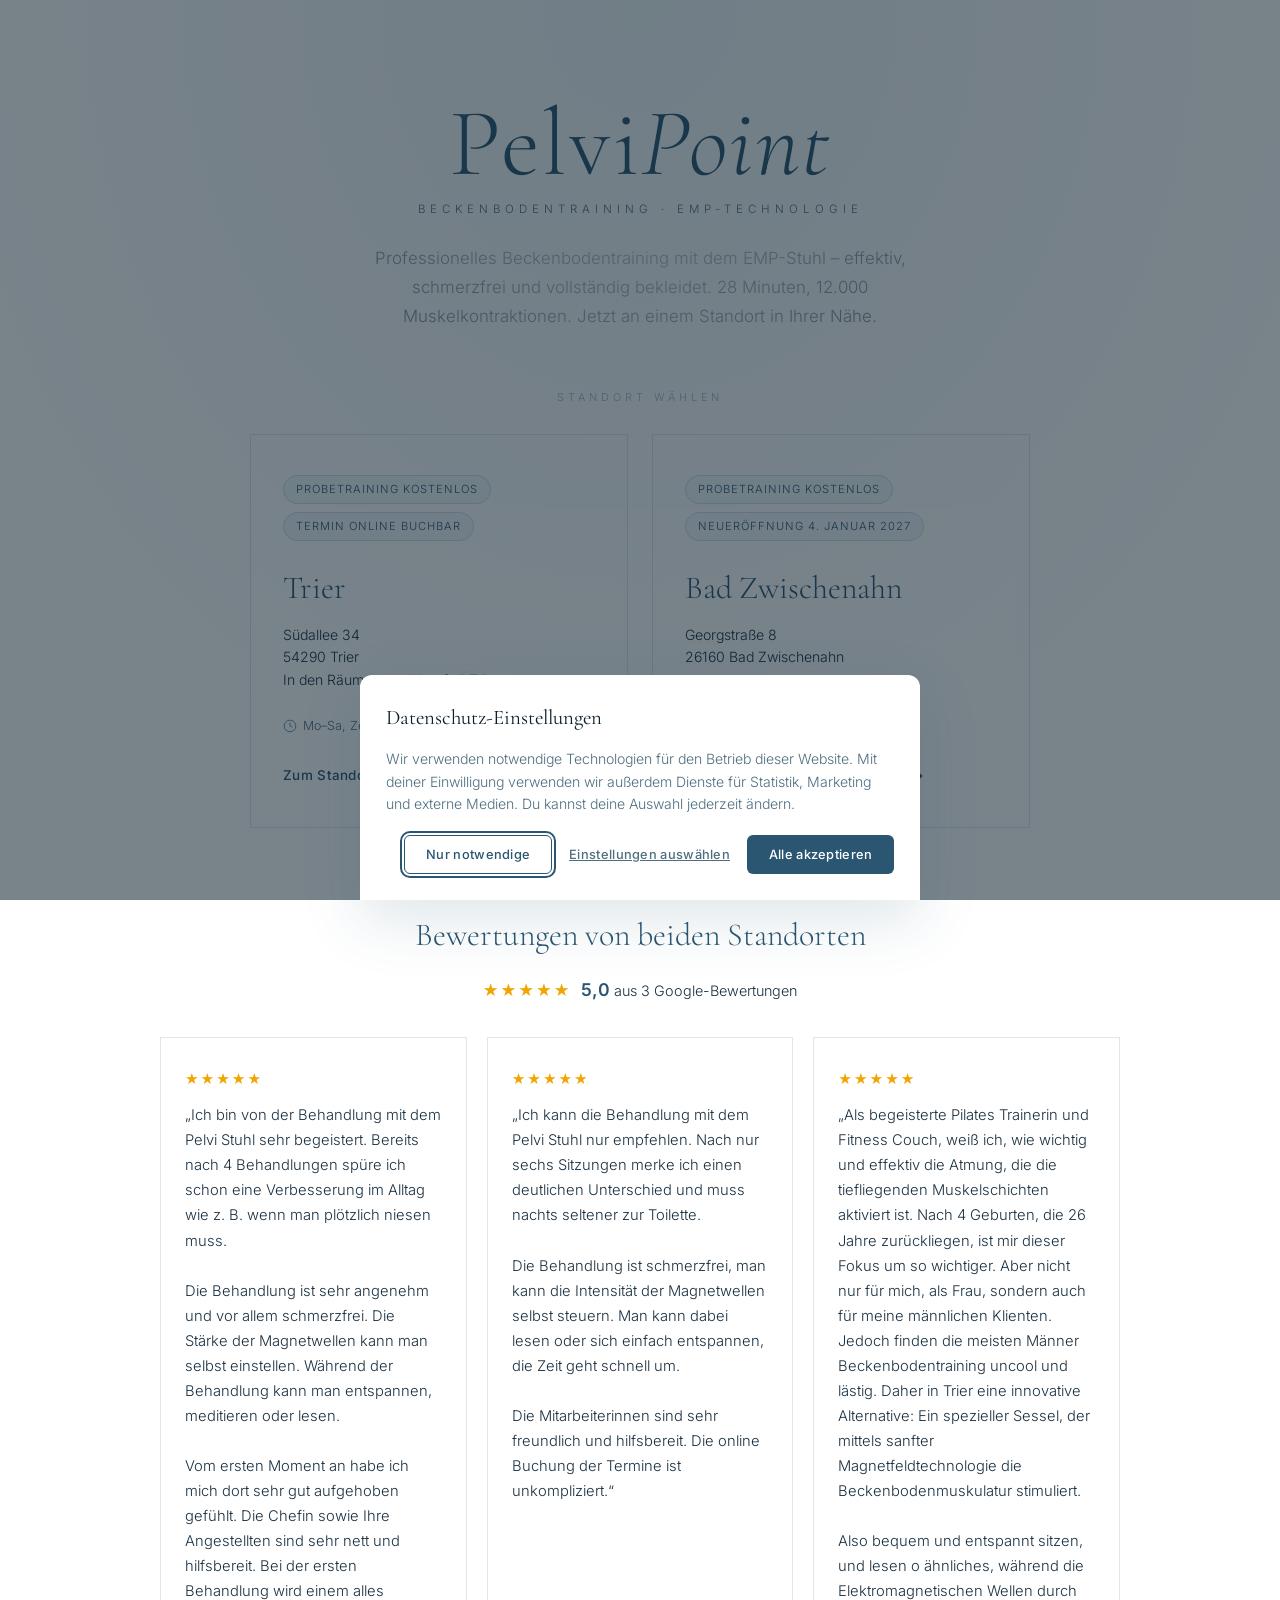
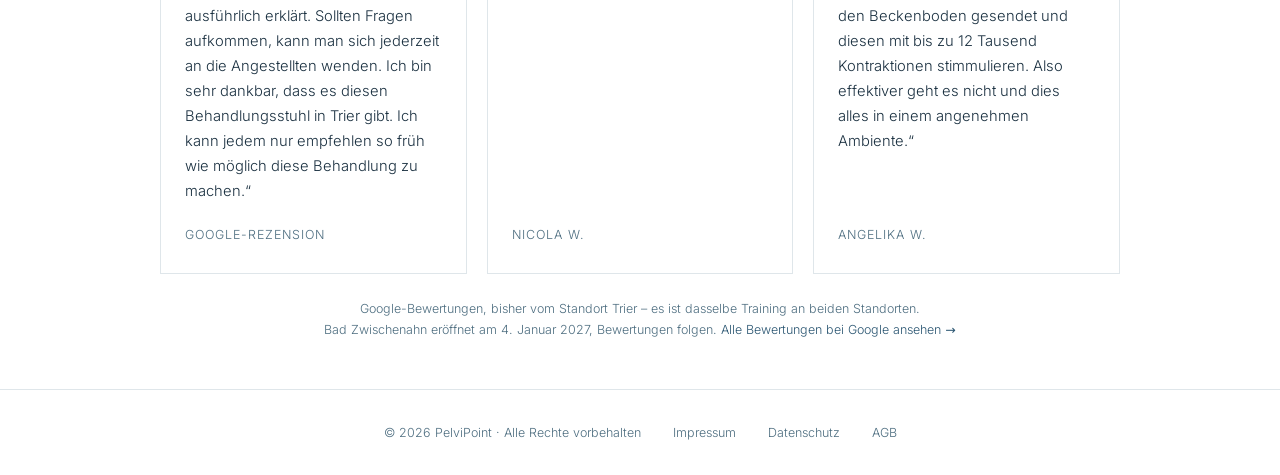
<file: index.html>
<!DOCTYPE html>
<html lang="de">
<head>
  <meta charset="UTF-8" />
  <meta name="viewport" content="width=device-width, initial-scale=1.0" />
  <title>PelviPoint | Beckenbodentraining mit dem EMP-Stuhl</title>
  <meta name="description" content="PelviPoint – professionelles Beckenbodentraining mit dem EMP-Stuhl. Jetzt Standort wählen: Trier oder Bad Zwischenahn." />
  <link rel="stylesheet" href="fonts/fonts.css" />
  <link rel="stylesheet" href="style.css" />
  <link rel="stylesheet" href="consent.css" />
  <script src="consent.js" defer></script>
  <style>
    /* ---- Startseiten-spezifische Styles ---- */
    .start-body {
      min-height: 100vh;
      background: var(--bg);
      display: flex;
      flex-direction: column;
    }

    .start-hero {
      flex: 1;
      display: flex;
      flex-direction: column;
      align-items: center;
      justify-content: center;
      text-align: center;
      padding: 6rem 2rem 3rem;
      position: relative;
      overflow: hidden;
    }

    .start-hero::before {
      content: '';
      position: absolute;
      inset: 0;
      background: radial-gradient(ellipse 80% 60% at 50% 0%, var(--primary-ultra) 0%, transparent 70%);
      pointer-events: none;
    }

    .start-brand {
      position: relative;
      margin-bottom: 1.5rem;
    }

    .start-logo {
      font-family: var(--font-serif);
      font-size: clamp(3rem, 8vw, 6rem);
      font-weight: 300;
      color: var(--primary);
      letter-spacing: 2px;
      line-height: 1;
      display: block;
    }

    .start-tagline {
      font-size: 0.72rem;
      letter-spacing: 5px;
      text-transform: uppercase;
      color: var(--text-dim);
      margin-top: 0.5rem;
    }

    .start-desc {
      max-width: 560px;
      margin: 0 auto 3.5rem;
      font-size: 1.05rem;
      color: var(--text-2);
      line-height: 1.75;
    }

    .start-chooser-label {
      font-size: 0.68rem;
      letter-spacing: 4px;
      text-transform: uppercase;
      color: var(--text-dim);
      margin-bottom: 1.75rem;
    }

    .start-cards {
      display: grid;
      grid-template-columns: 1fr 1fr;
      gap: 1.5rem;
      max-width: 780px;
      width: 100%;
      margin: 0 auto;
    }

    .start-card {
      background: var(--surface);
      border: 1.5px solid var(--border);
      border-radius: var(--radius-xl);
      padding: 2.5rem 2rem;
      text-decoration: none;
      color: inherit;
      transition: border-color 0.25s, box-shadow 0.25s, transform 0.25s;
      display: flex;
      flex-direction: column;
      align-items: flex-start;
      text-align: left;
      position: relative;
      overflow: hidden;
    }

    .start-card::before {
      content: '';
      position: absolute;
      top: 0; left: 0; right: 0;
      height: 3px;
      background: var(--primary);
      transform: scaleX(0);
      transform-origin: left;
      transition: transform 0.3s;
    }

    .start-card:hover {
      border-color: var(--primary-light);
      box-shadow: 0 12px 40px rgba(43,86,114,0.12);
      transform: translateY(-3px);
    }

    .start-card:hover::before {
      transform: scaleX(1);
    }

    .start-card-city {
      font-family: var(--font-serif);
      font-size: 2rem;
      font-weight: 300;
      color: var(--primary);
      margin-bottom: 0.5rem;
    }

    .start-card-address {
      font-size: 0.88rem;
      color: var(--text-2);
      line-height: 1.6;
      margin-bottom: 1.5rem;
    }

    .start-card-hours {
      font-size: 0.78rem;
      color: var(--text-dim);
      margin-bottom: 1.75rem;
      display: flex;
      align-items: center;
      gap: 0.4rem;
    }

    .start-card-hours svg {
      flex-shrink: 0;
      color: var(--primary-light);
    }

    .start-card-cta {
      display: inline-flex;
      align-items: center;
      gap: 0.5rem;
      font-size: 0.84rem;
      font-weight: 500;
      color: var(--primary);
      margin-top: auto;
      letter-spacing: 0.3px;
    }

    .start-card-cta svg {
      transition: transform 0.2s;
    }

    .start-card:hover .start-card-cta svg {
      transform: translateX(4px);
    }

    .start-features {
      display: flex;
      flex-wrap: wrap;
      gap: 0.5rem;
      margin-bottom: 1.25rem;
    }

    .start-feature-tag {
      font-size: 0.7rem;
      letter-spacing: 1px;
      text-transform: uppercase;
      background: var(--primary-ultra);
      color: var(--primary);
      border-radius: 100px;
      padding: 0.25rem 0.75rem;
      border: 1px solid var(--primary-pale);
    }

    .start-footer {
      text-align: center;
      padding: 2rem;
      border-top: 1px solid var(--border);
      display: flex;
      align-items: center;
      justify-content: center;
      gap: 2rem;
      flex-wrap: wrap;
    }

    .start-footer a {
      font-size: 0.78rem;
      color: var(--text-dim);
      text-decoration: none;
    }

    .start-footer a:hover {
      color: var(--primary);
    }

    .start-footer-copy {
      font-size: 0.78rem;
      color: var(--text-dim);
    }


    /* ---- Google-Bewertungen ---- */
    .start-reviews { max-width: 960px; width: 100%; margin: 5rem auto 0; }
    .start-reviews-head { text-align: center; margin-bottom: 2rem; }
    .start-reviews-title { font-family: var(--font-serif); font-size: 2rem; font-weight: 300; color: var(--primary); margin-bottom: 0.75rem; }
    .start-rating { display: inline-flex; align-items: center; gap: 0.6rem; font-size: 0.9rem; color: var(--text-2); flex-wrap: wrap; justify-content: center; }
    .start-stars { color: #f0a500; letter-spacing: 2px; font-size: 1.1rem; }
    .start-rating strong { color: var(--primary); font-size: 1.1rem; }
    .start-review-grid { display: grid; grid-template-columns: repeat(3, 1fr); gap: 1.25rem; text-align: left; }
    .start-review { background: var(--surface); border: 1.5px solid var(--border); border-radius: var(--radius-xl); padding: 1.75rem 1.5rem; display: flex; flex-direction: column; }
    .start-review .start-stars { font-size: 0.95rem; margin-bottom: 0.75rem; }
    .start-review blockquote { font-size: 0.92rem; line-height: 1.7; color: var(--text-2); margin: 0 0 1.25rem; }
    .start-review cite { font-style: normal; font-size: 0.78rem; letter-spacing: 1px; text-transform: uppercase; color: var(--text-dim); margin-top: auto; }
    .start-reviews-note { text-align: center; font-size: 0.78rem; color: var(--text-dim); margin-top: 1.5rem; line-height: 1.7; }
    .start-reviews-note a { color: var(--primary); }
    @media (max-width: 800px) { .start-review-grid { grid-template-columns: 1fr; } }

    @media (max-width: 600px) {
      .start-cards {
        grid-template-columns: 1fr;
      }
      .start-hero {
        padding: 5rem 1.5rem 3rem;
      }
    }
  </style>
</head>
<body class="start-body">

  <main class="start-hero">

    <div class="start-brand">
      <span class="start-logo">Pelvi<em>Point</em></span>
      <div class="start-tagline">Beckenbodentraining · EMP-Technologie</div>
    </div>

    <p class="start-desc">
      Professionelles Beckenbodentraining mit dem EMP-Stuhl – effektiv, schmerzfrei und vollständig bekleidet.
      28 Minuten, 12.000 Muskelkontraktionen. Jetzt an einem Standort in Ihrer Nähe.
    </p>

    <div class="start-chooser-label">Standort wählen</div>

    <div class="start-cards">

      <!-- TRIER -->
      <a href="trier/" class="start-card">
        <div class="start-features">
          <span class="start-feature-tag">Probetraining kostenlos</span>
          <span class="start-feature-tag">Termin online buchbar</span>
        </div>
        <div class="start-card-city">Trier</div>
        <div class="start-card-address">
          Südallee 34<br>
          54290 Trier<br>
          In den Räumen von Haarfrei-Trier
        </div>
        <div class="start-card-hours">
          <svg viewBox="0 0 24 24" fill="none" stroke="currentColor" stroke-width="1.5" width="14" height="14"><circle cx="12" cy="12" r="10"/><path d="M12 6v6l4 2"/></svg>
          Mo–Sa, Zeiten siehe Standortseite
        </div>
        <div class="start-card-cta">
          Zum Standort Trier
          <svg viewBox="0 0 24 24" fill="none" stroke="currentColor" stroke-width="2" width="16" height="16"><path d="M5 12h14M12 5l7 7-7 7"/></svg>
        </div>
      </a>

      <!-- BAD ZWISCHENAHN -->
      <a href="bad-zwischenahn/" class="start-card">
        <div class="start-features">
          <span class="start-feature-tag">Probetraining kostenlos</span>
          <span class="start-feature-tag">Neueröffnung 4. Januar 2027</span>
        </div>
        <div class="start-card-city">Bad Zwischenahn</div>
        <div class="start-card-address">
          Georgstraße 8<br>
          26160 Bad Zwischenahn
        </div>
        <div class="start-card-hours">
          <svg viewBox="0 0 24 24" fill="none" stroke="currentColor" stroke-width="1.5" width="14" height="14"><circle cx="12" cy="12" r="10"/><path d="M12 6v6l4 2"/></svg>
          Eröffnung am 4. Januar 2027
        </div>
        <div class="start-card-cta">
          Zum Standort Bad Zwischenahn
          <svg viewBox="0 0 24 24" fill="none" stroke="currentColor" stroke-width="2" width="16" height="16"><path d="M5 12h14M12 5l7 7-7 7"/></svg>
        </div>
      </a>

    </div>

    <section class="start-reviews" aria-labelledby="reviews-title">
      <div class="start-reviews-head">
        <h2 class="start-reviews-title" id="reviews-title">Bewertungen von beiden Standorten</h2>
        <div class="start-rating">
          <span class="start-stars" aria-hidden="true">★★★★★</span>
          <span><strong>5,0</strong> aus 3 Google-Bewertungen</span>
        </div>
      </div>
      <div class="start-review-grid">
        <figure class="start-review" style="margin:0">
          <div class="start-stars" aria-label="5 von 5 Sternen">★★★★★</div>
          <blockquote>„Ich bin von der Behandlung mit dem Pelvi Stuhl sehr begeistert. Bereits nach 4 Behandlungen spüre ich schon eine Verbesserung im Alltag wie z. B. wenn man plötzlich niesen muss.<br><br>Die Behandlung ist sehr angenehm und vor allem schmerzfrei. Die Stärke der Magnetwellen kann man selbst einstellen. Während der Behandlung kann man entspannen, meditieren oder lesen.<br><br>Vom ersten Moment an habe ich mich dort sehr gut aufgehoben gefühlt. Die Chefin sowie Ihre Angestellten sind sehr nett und hilfsbereit. Bei der ersten Behandlung wird einem alles ausführlich erklärt. Sollten Fragen aufkommen, kann man sich jederzeit an die Angestellten wenden. Ich bin sehr dankbar, dass es diesen Behandlungsstuhl in Trier gibt. Ich kann jedem nur empfehlen so früh wie möglich diese Behandlung zu machen.“</blockquote>
          <cite>Google-Rezension</cite>
        </figure>
        <figure class="start-review" style="margin:0">
          <div class="start-stars" aria-label="5 von 5 Sternen">★★★★★</div>
          <blockquote>„Ich kann die Behandlung mit dem Pelvi Stuhl nur empfehlen. Nach nur sechs Sitzungen merke ich einen deutlichen Unterschied und muss nachts seltener zur Toilette.<br><br>Die Behandlung ist schmerzfrei, man kann die Intensität der Magnetwellen selbst steuern. Man kann dabei lesen oder sich einfach entspannen, die Zeit geht schnell um.<br><br>Die Mitarbeiterinnen sind sehr freundlich und hilfsbereit. Die online Buchung der Termine ist unkompliziert.“</blockquote>
          <cite>Nicola W.</cite>
        </figure>
        <figure class="start-review" style="margin:0">
          <div class="start-stars" aria-label="5 von 5 Sternen">★★★★★</div>
          <blockquote>„Als begeisterte Pilates Trainerin und Fitness Couch, weiß ich, wie wichtig und effektiv die Atmung, die die tiefliegenden Muskelschichten aktiviert ist. Nach 4 Geburten, die 26 Jahre zurückliegen, ist mir dieser Fokus um so wichtiger. Aber nicht nur für mich, als Frau, sondern auch für meine männlichen Klienten. Jedoch finden die meisten Männer Beckenbodentraining uncool und lästig. Daher in Trier eine innovative Alternative: Ein spezieller Sessel, der mittels sanfter Magnetfeldtechnologie die Beckenbodenmuskulatur stimuliert.<br><br>Also bequem und entspannt sitzen, und lesen o ähnliches, während die Elektromagnetischen Wellen durch den Beckenboden gesendet und diesen mit bis zu 12 Tausend Kontraktionen stimmulieren. Also effektiver geht es nicht und dies alles in einem angenehmen Ambiente.“</blockquote>
          <cite>Angelika W.</cite>
        </figure>
      </div>
      <p class="start-reviews-note">
        Google-Bewertungen, bisher vom Standort Trier – es ist dasselbe Training an beiden Standorten.<br>
        Bad Zwischenahn eröffnet am 4. Januar 2027, Bewertungen folgen.
        <a href="https://www.google.com/maps/search/PelviPoint+Trier" target="_blank" rel="noopener noreferrer">Alle Bewertungen bei Google ansehen →</a>
      </p>
    </section>

  </main>

  <footer class="start-footer">
    <span class="start-footer-copy">© 2026 PelviPoint · Alle Rechte vorbehalten</span>
    <a href="impressum.html">Impressum</a>
    <a href="datenschutz.html">Datenschutz</a>
    <a href="agb.html">AGB</a>
  </footer>

</body>
</html>
</file>
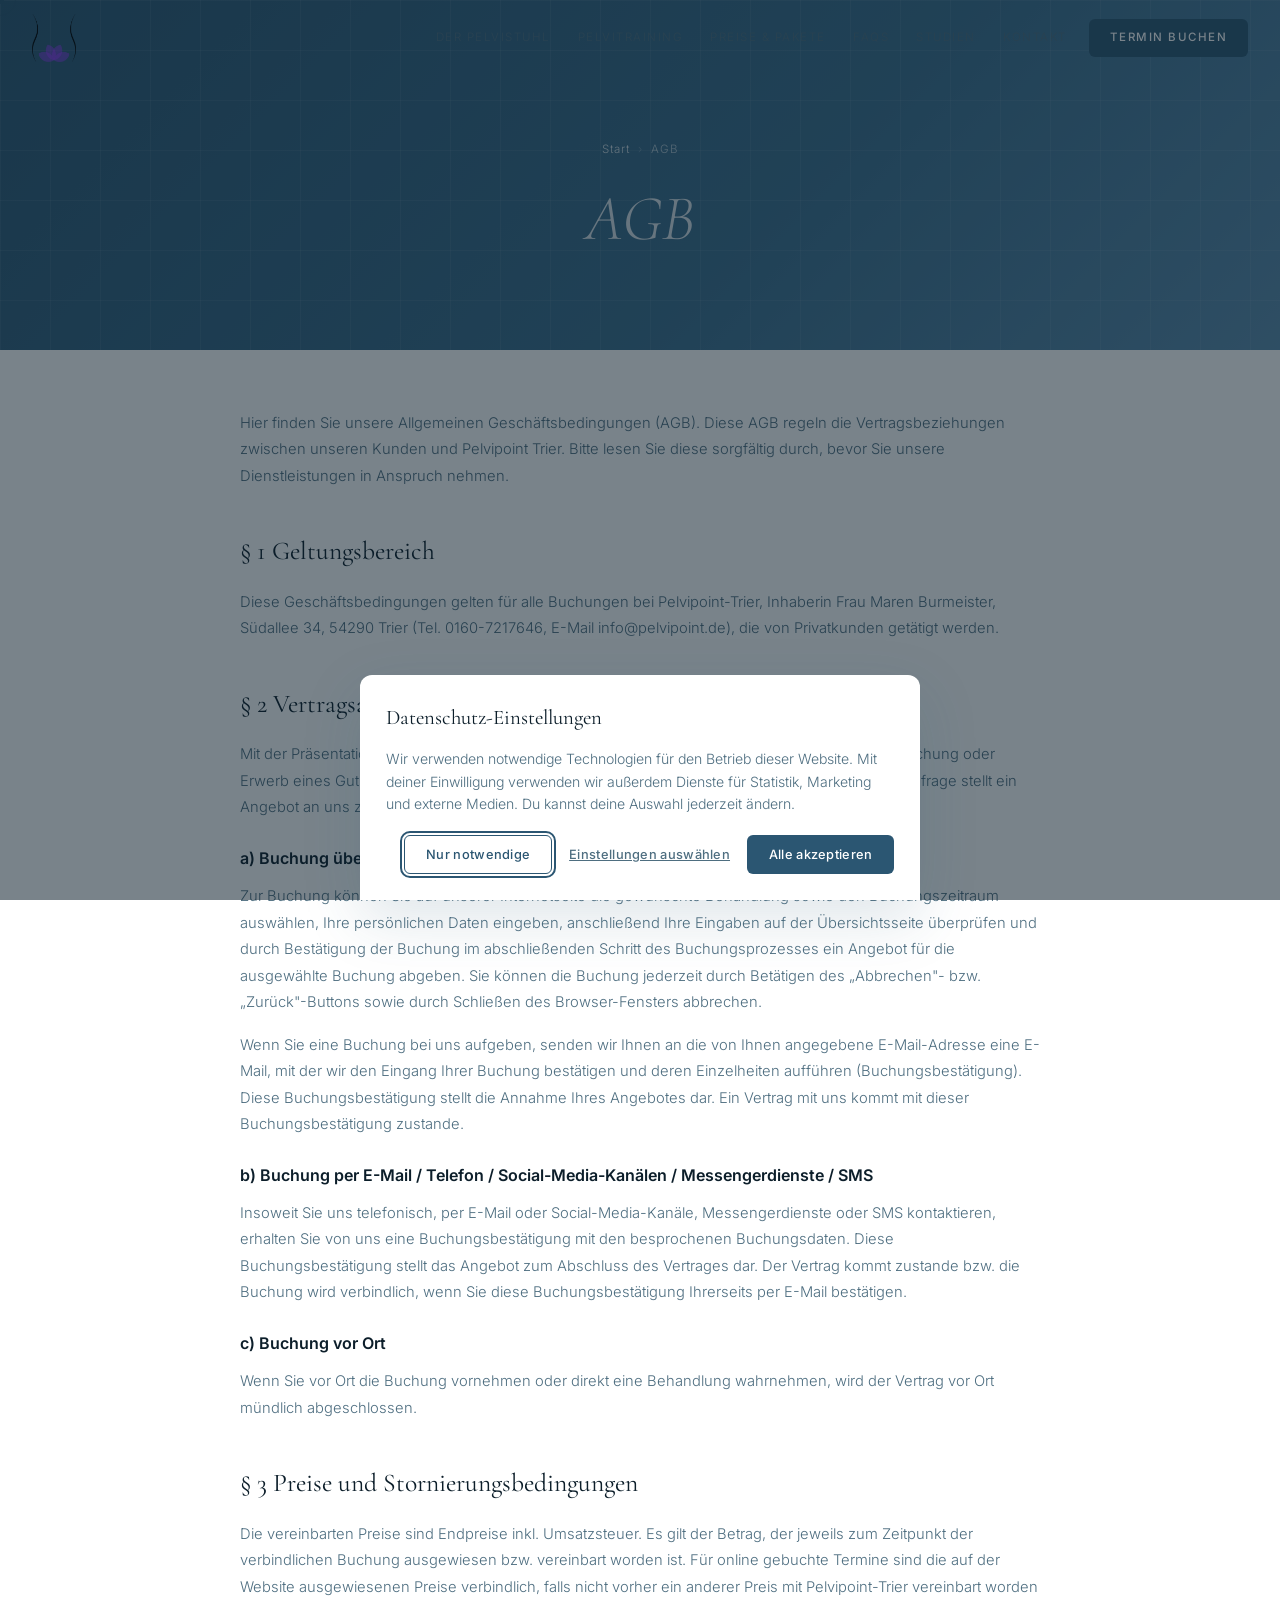
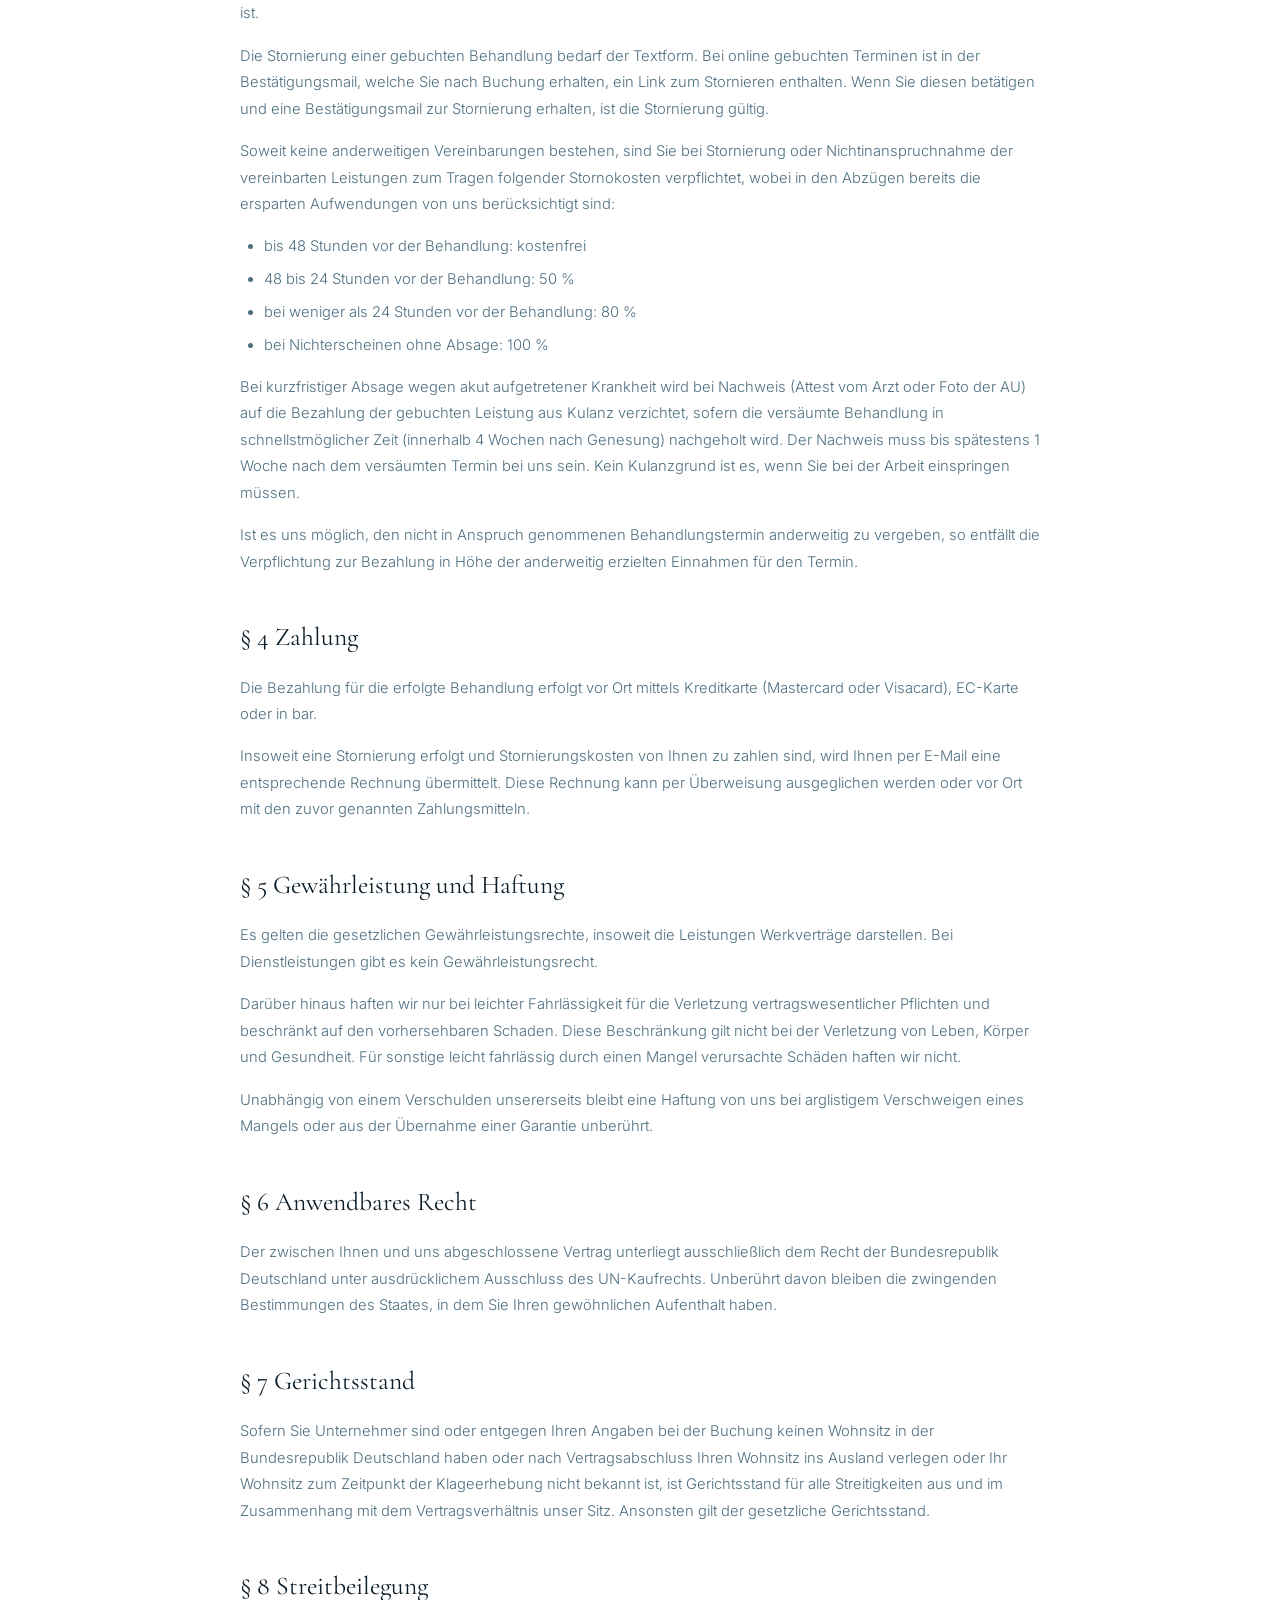
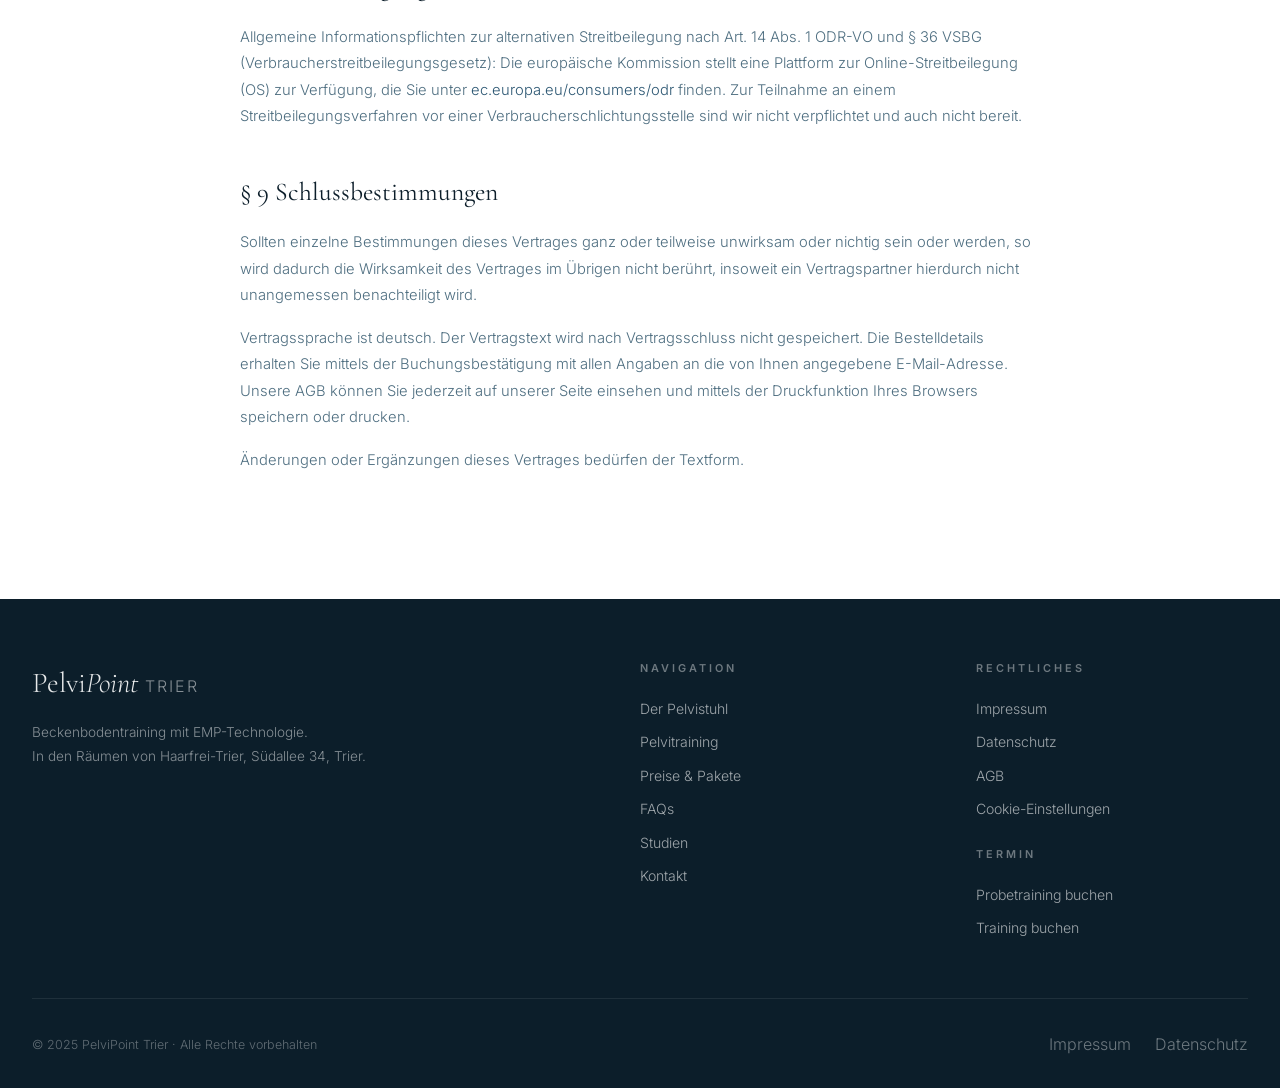
<file: agb.html>
<!DOCTYPE html>
<html lang="de">
<head>
  <meta charset="UTF-8" />
  <meta name="viewport" content="width=device-width, initial-scale=1.0" />
  <title>AGB | PelviPoint Trier</title>
  <meta name="robots" content="noindex, follow" />
  <link rel="stylesheet" href="fonts/fonts.css" />
  <link rel="stylesheet" href="style.css" />
  <link rel="stylesheet" href="consent.css" />
  <script src="consent.js" defer></script>
</head>
<body>

  <div class="cursor" id="cursor"></div>
  <div class="cursor-follower" id="cursorFollower"></div>

  <!-- NAV -->
  <nav class="nav scrolled" id="nav">
    <div class="nav-container">
      <a href="index.html" class="nav-logo">
        <img src="Logos/logo-pelvipoint.png" alt="PelviPoint Trier Logo"
             onerror="this.style.display='none';this.nextElementSibling.style.display='block'"/>
        <span style="display:none; font-family:'Cormorant Garamond',Georgia,serif; font-size:1.6rem; font-weight:300; color:#2B5672; letter-spacing:1px;">Pelvi<em>Point</em></span>
      </a>
      <div class="nav-links" id="navLinks">
        <a href="index.html" class="nav-link nav-mobile-only">Start</a>
        <a href="index.html" class="nav-link">Der Pelvistuhl</a>
        <a href="index.html" class="nav-link">Pelvitraining</a>
        <a href="index.html" class="nav-link">Preise &amp; Pakete</a>
        <a href="index.html" class="nav-link">FAQs</a>
        <a href="index.html" class="nav-link">Studien</a>
        <a href="index.html" class="nav-link">Kontakt</a>
        <a href="https://www.eTermin.net/haarfrei-trier/serviceid/536773" target="_blank" class="nav-link nav-cta">Termin buchen</a>
      </div>
      <button class="nav-burger" id="navBurger" aria-label="Menü">
        <span></span><span></span><span></span>
      </button>
    </div>
  </nav>

  <main>

  <section class="page-hero">
    <div class="container"><div class="page-hero-content">
      <div class="breadcrumb"><a href="index.html">Start</a><span class="breadcrumb-sep">›</span><span>AGB</span></div>
      <h1><em>AGB</em></h1>
    </div></div>
  </section>

  <section class="section" style="padding-top:60px">
    <div class="container">
      <div class="legal-content">
        <p>Hier finden Sie unsere Allgemeinen Geschäftsbedingungen (AGB). Diese AGB regeln die Vertragsbeziehungen zwischen unseren Kunden und Pelvipoint Trier. Bitte lesen Sie diese sorgfältig durch, bevor Sie unsere Dienstleistungen in Anspruch nehmen.</p>

        <h2>§ 1 Geltungsbereich</h2>
        <p>Diese Geschäftsbedingungen gelten für alle Buchungen bei Pelvipoint-Trier, Inhaberin Frau Maren Burmeister, Südallee 34, 54290 Trier (Tel. 0160-7217646, E-Mail info@pelvipoint.de), die von Privatkunden getätigt werden.</p>

        <h2>§ 2 Vertragsabschluss</h2>
        <p>Mit der Präsentation unserer angebotenen Leistungen und der Einräumung der Möglichkeit zur Buchung oder Erwerb eines Gutscheins ist noch kein verbindliches Angebot unsererseits verbunden. Erst Ihre Anfrage stellt ein Angebot an uns zum Abschluss eines Vertrages dar.</p>

        <h3>a) Buchung über die Internetseite</h3>
        <p>Zur Buchung können Sie auf unserer Internetseite die gewünschte Behandlung sowie den Buchungszeitraum auswählen, Ihre persönlichen Daten eingeben, anschließend Ihre Eingaben auf der Übersichtsseite überprüfen und durch Bestätigung der Buchung im abschließenden Schritt des Buchungsprozesses ein Angebot für die ausgewählte Buchung abgeben. Sie können die Buchung jederzeit durch Betätigen des „Abbrechen"- bzw. „Zurück"-Buttons sowie durch Schließen des Browser-Fensters abbrechen.</p>
        <p>Wenn Sie eine Buchung bei uns aufgeben, senden wir Ihnen an die von Ihnen angegebene E-Mail-Adresse eine E-Mail, mit der wir den Eingang Ihrer Buchung bestätigen und deren Einzelheiten aufführen (Buchungsbestätigung). Diese Buchungsbestätigung stellt die Annahme Ihres Angebotes dar. Ein Vertrag mit uns kommt mit dieser Buchungsbestätigung zustande.</p>

        <h3>b) Buchung per E-Mail / Telefon / Social-Media-Kanälen / Messengerdienste / SMS</h3>
        <p>Insoweit Sie uns telefonisch, per E-Mail oder Social-Media-Kanäle, Messengerdienste oder SMS kontaktieren, erhalten Sie von uns eine Buchungsbestätigung mit den besprochenen Buchungsdaten. Diese Buchungsbestätigung stellt das Angebot zum Abschluss des Vertrages dar. Der Vertrag kommt zustande bzw. die Buchung wird verbindlich, wenn Sie diese Buchungsbestätigung Ihrerseits per E-Mail bestätigen.</p>

        <h3>c) Buchung vor Ort</h3>
        <p>Wenn Sie vor Ort die Buchung vornehmen oder direkt eine Behandlung wahrnehmen, wird der Vertrag vor Ort mündlich abgeschlossen.</p>

        <h2>§ 3 Preise und Stornierungsbedingungen</h2>
        <p>Die vereinbarten Preise sind Endpreise inkl. Umsatzsteuer. Es gilt der Betrag, der jeweils zum Zeitpunkt der verbindlichen Buchung ausgewiesen bzw. vereinbart worden ist. Für online gebuchte Termine sind die auf der Website ausgewiesenen Preise verbindlich, falls nicht vorher ein anderer Preis mit Pelvipoint-Trier vereinbart worden ist.</p>
        <p>Die Stornierung einer gebuchten Behandlung bedarf der Textform. Bei online gebuchten Terminen ist in der Bestätigungsmail, welche Sie nach Buchung erhalten, ein Link zum Stornieren enthalten. Wenn Sie diesen betätigen und eine Bestätigungsmail zur Stornierung erhalten, ist die Stornierung gültig.</p>
        <p>Soweit keine anderweitigen Vereinbarungen bestehen, sind Sie bei Stornierung oder Nichtinanspruchnahme der vereinbarten Leistungen zum Tragen folgender Stornokosten verpflichtet, wobei in den Abzügen bereits die ersparten Aufwendungen von uns berücksichtigt sind:</p>
        <ul>
          <li>bis 48 Stunden vor der Behandlung: kostenfrei</li>
          <li>48 bis 24 Stunden vor der Behandlung: 50 %</li>
          <li>bei weniger als 24 Stunden vor der Behandlung: 80 %</li>
          <li>bei Nichterscheinen ohne Absage: 100 %</li>
        </ul>
        <p>Bei kurzfristiger Absage wegen akut aufgetretener Krankheit wird bei Nachweis (Attest vom Arzt oder Foto der AU) auf die Bezahlung der gebuchten Leistung aus Kulanz verzichtet, sofern die versäumte Behandlung in schnellstmöglicher Zeit (innerhalb 4 Wochen nach Genesung) nachgeholt wird. Der Nachweis muss bis spätestens 1 Woche nach dem versäumten Termin bei uns sein. Kein Kulanzgrund ist es, wenn Sie bei der Arbeit einspringen müssen.</p>
        <p>Ist es uns möglich, den nicht in Anspruch genommenen Behandlungstermin anderweitig zu vergeben, so entfällt die Verpflichtung zur Bezahlung in Höhe der anderweitig erzielten Einnahmen für den Termin.</p>

        <h2>§ 4 Zahlung</h2>
        <p>Die Bezahlung für die erfolgte Behandlung erfolgt vor Ort mittels Kreditkarte (Mastercard oder Visacard), EC-Karte oder in bar.</p>
        <p>Insoweit eine Stornierung erfolgt und Stornierungskosten von Ihnen zu zahlen sind, wird Ihnen per E-Mail eine entsprechende Rechnung übermittelt. Diese Rechnung kann per Überweisung ausgeglichen werden oder vor Ort mit den zuvor genannten Zahlungsmitteln.</p>

        <h2>§ 5 Gewährleistung und Haftung</h2>
        <p>Es gelten die gesetzlichen Gewährleistungsrechte, insoweit die Leistungen Werkverträge darstellen. Bei Dienstleistungen gibt es kein Gewährleistungsrecht.</p>
        <p>Darüber hinaus haften wir nur bei leichter Fahrlässigkeit für die Verletzung vertragswesentlicher Pflichten und beschränkt auf den vorhersehbaren Schaden. Diese Beschränkung gilt nicht bei der Verletzung von Leben, Körper und Gesundheit. Für sonstige leicht fahrlässig durch einen Mangel verursachte Schäden haften wir nicht.</p>
        <p>Unabhängig von einem Verschulden unsererseits bleibt eine Haftung von uns bei arglistigem Verschweigen eines Mangels oder aus der Übernahme einer Garantie unberührt.</p>

        <h2>§ 6 Anwendbares Recht</h2>
        <p>Der zwischen Ihnen und uns abgeschlossene Vertrag unterliegt ausschließlich dem Recht der Bundesrepublik Deutschland unter ausdrücklichem Ausschluss des UN-Kaufrechts. Unberührt davon bleiben die zwingenden Bestimmungen des Staates, in dem Sie Ihren gewöhnlichen Aufenthalt haben.</p>

        <h2>§ 7 Gerichtsstand</h2>
        <p>Sofern Sie Unternehmer sind oder entgegen Ihren Angaben bei der Buchung keinen Wohnsitz in der Bundesrepublik Deutschland haben oder nach Vertragsabschluss Ihren Wohnsitz ins Ausland verlegen oder Ihr Wohnsitz zum Zeitpunkt der Klageerhebung nicht bekannt ist, ist Gerichtsstand für alle Streitigkeiten aus und im Zusammenhang mit dem Vertragsverhältnis unser Sitz. Ansonsten gilt der gesetzliche Gerichtsstand.</p>

        <h2>§ 8 Streitbeilegung</h2>
        <p>Allgemeine Informationspflichten zur alternativen Streitbeilegung nach Art. 14 Abs. 1 ODR-VO und § 36 VSBG (Verbraucherstreitbeilegungsgesetz): Die europäische Kommission stellt eine Plattform zur Online-Streitbeilegung (OS) zur Verfügung, die Sie unter <a href="http://ec.europa.eu/consumers/odr/" target="_blank" rel="noopener noreferrer">ec.europa.eu/consumers/odr</a> finden. Zur Teilnahme an einem Streitbeilegungsverfahren vor einer Verbraucherschlichtungsstelle sind wir nicht verpflichtet und auch nicht bereit.</p>

        <h2>§ 9 Schlussbestimmungen</h2>
        <p>Sollten einzelne Bestimmungen dieses Vertrages ganz oder teilweise unwirksam oder nichtig sein oder werden, so wird dadurch die Wirksamkeit des Vertrages im Übrigen nicht berührt, insoweit ein Vertragspartner hierdurch nicht unangemessen benachteiligt wird.</p>
        <p>Vertragssprache ist deutsch. Der Vertragstext wird nach Vertragsschluss nicht gespeichert. Die Bestelldetails erhalten Sie mittels der Buchungsbestätigung mit allen Angaben an die von Ihnen angegebene E-Mail-Adresse. Unsere AGB können Sie jederzeit auf unserer Seite einsehen und mittels der Druckfunktion Ihres Browsers speichern oder drucken.</p>
        <p>Änderungen oder Ergänzungen dieses Vertrages bedürfen der Textform.</p>
      </div>
    </div>
  </section>

  </main>

  <!-- FOOTER -->
  <footer class="footer">
    <div class="footer-inner">
      <div class="footer-logo">
        <div style="font-family:'Cormorant Garamond',Georgia,serif; font-size:1.8rem; font-weight:300; color:rgba(255,255,255,0.9); margin-bottom:12px;">Pelvi<em>Point</em> <span style="font-size:1rem; color:rgba(255,255,255,0.5); font-family:var(--font-sans); letter-spacing:2px;">TRIER</span></div>
        <p>Beckenbodentraining mit EMP-Technologie.<br>In den Räumen von Haarfrei-Trier, Südallee 34, Trier.</p>
      </div>
      <div class="footer-col">
        <h4>Navigation</h4>
        <a href="index.html">Der Pelvistuhl</a>
        <a href="index.html">Pelvitraining</a>
        <a href="index.html">Preise &amp; Pakete</a>
        <a href="index.html">FAQs</a>
        <a href="index.html">Studien</a>
        <a href="index.html">Kontakt</a>
      </div>
      <div class="footer-col">
        <h4>Rechtliches</h4>
        <a href="impressum.html">Impressum</a>
        <a href="datenschutz.html">Datenschutz</a>
        <a href="agb.html">AGB</a>
        <a href="#" class="pp-open-consent">Cookie-Einstellungen</a>
        <h4 style="margin-top:1.5rem;">Termin</h4>
        <a href="https://www.eTermin.net/haarfrei-trier/serviceid/536773" target="_blank">Probetraining buchen</a>
        <a href="https://www.eTermin.net/haarfrei-trier/serviceid/533821" target="_blank">Training buchen</a>
      </div>
    </div>
    <div class="footer-bottom">
      <p>© 2025 PelviPoint Trier · Alle Rechte vorbehalten</p>
      <div style="display:flex; gap:1.5rem;">
        <a href="impressum.html">Impressum</a>
        <a href="datenschutz.html">Datenschutz</a>
      </div>
    </div>
  </footer>

  <script src="main.js"></script>
</body>
</html>
</file>
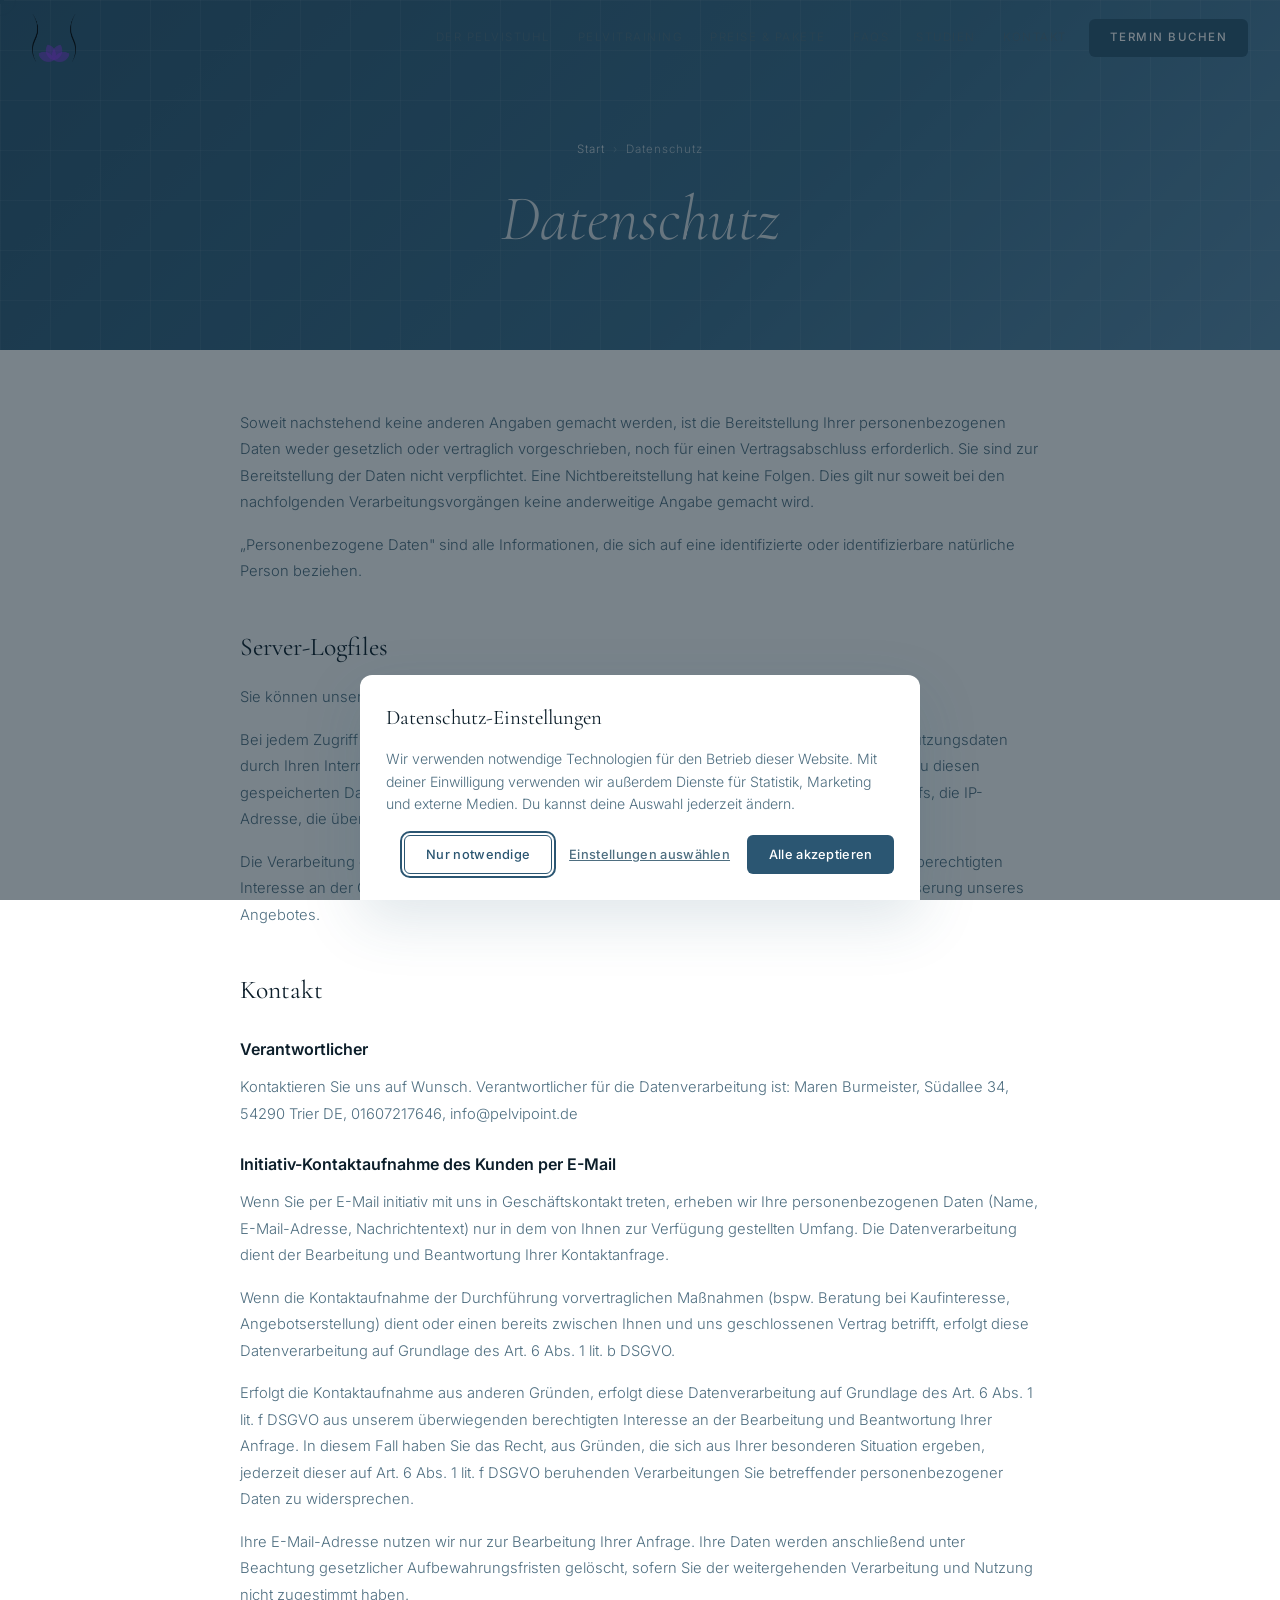
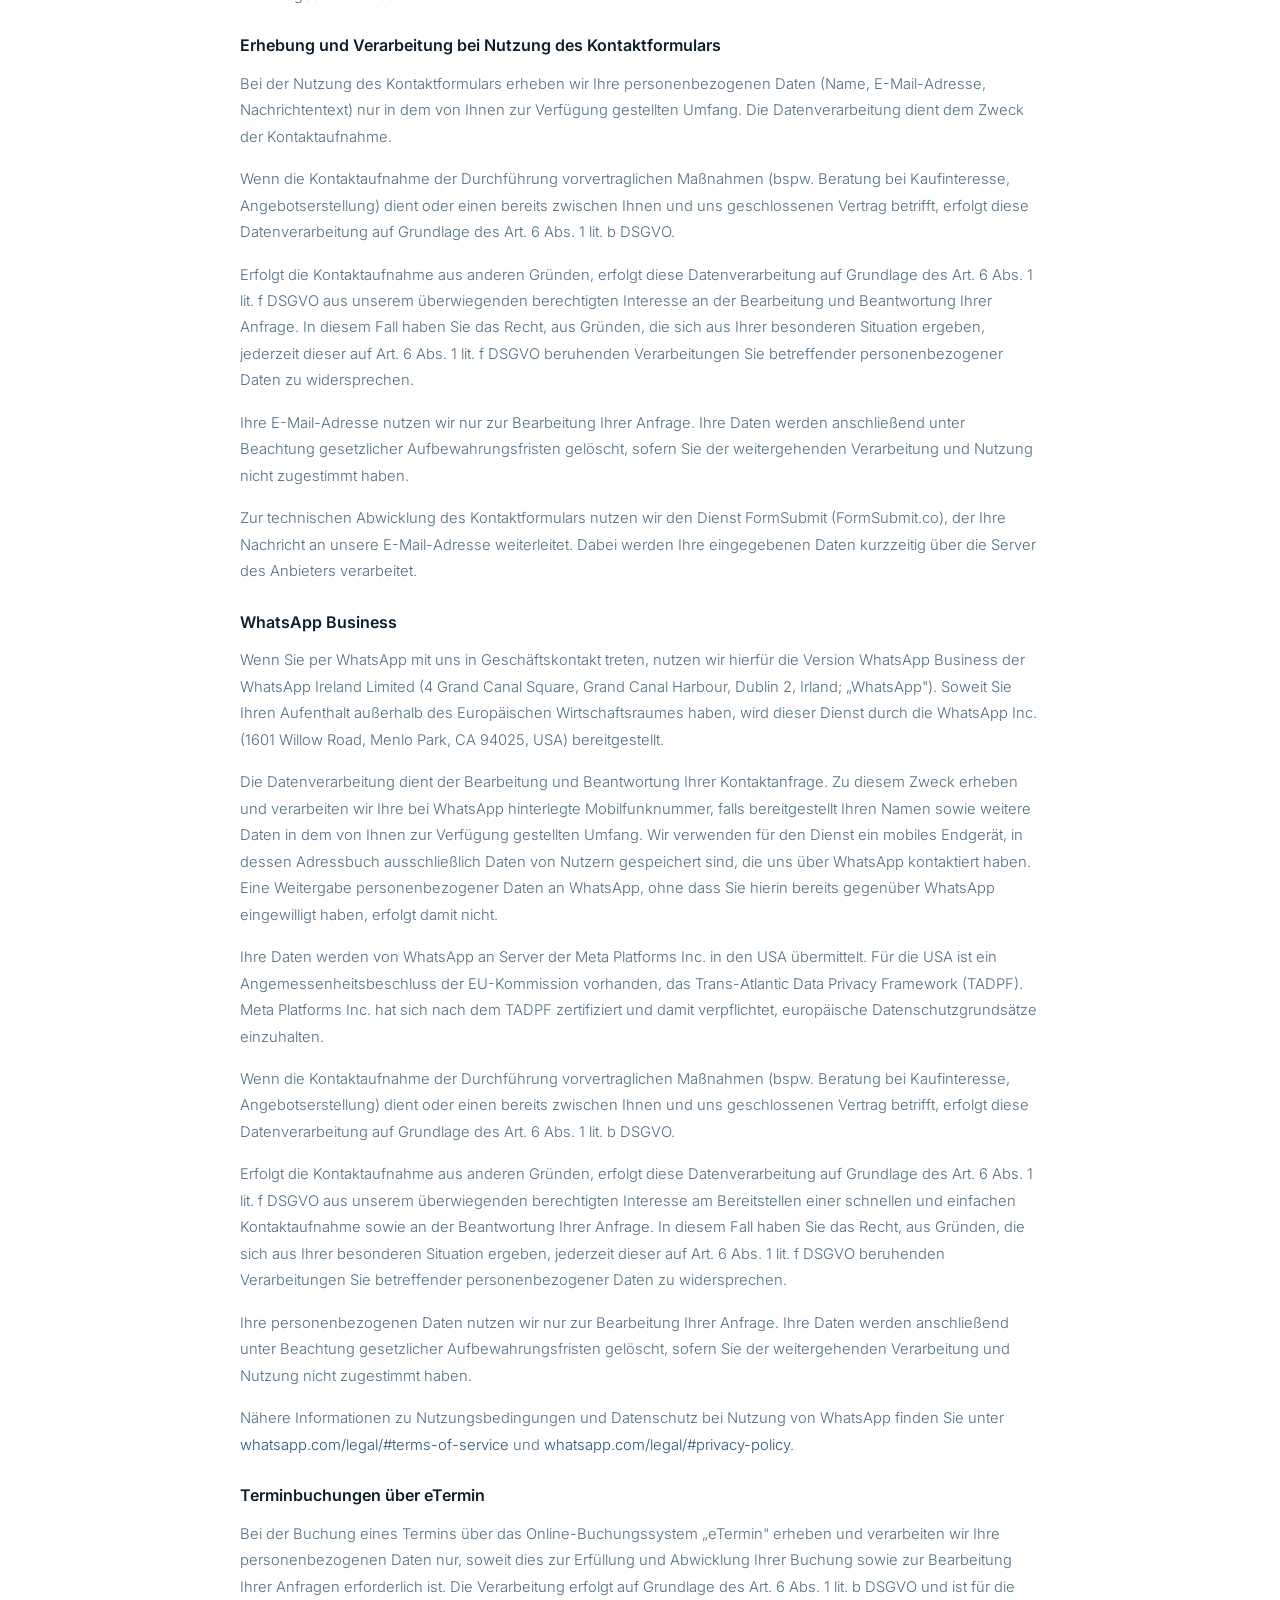
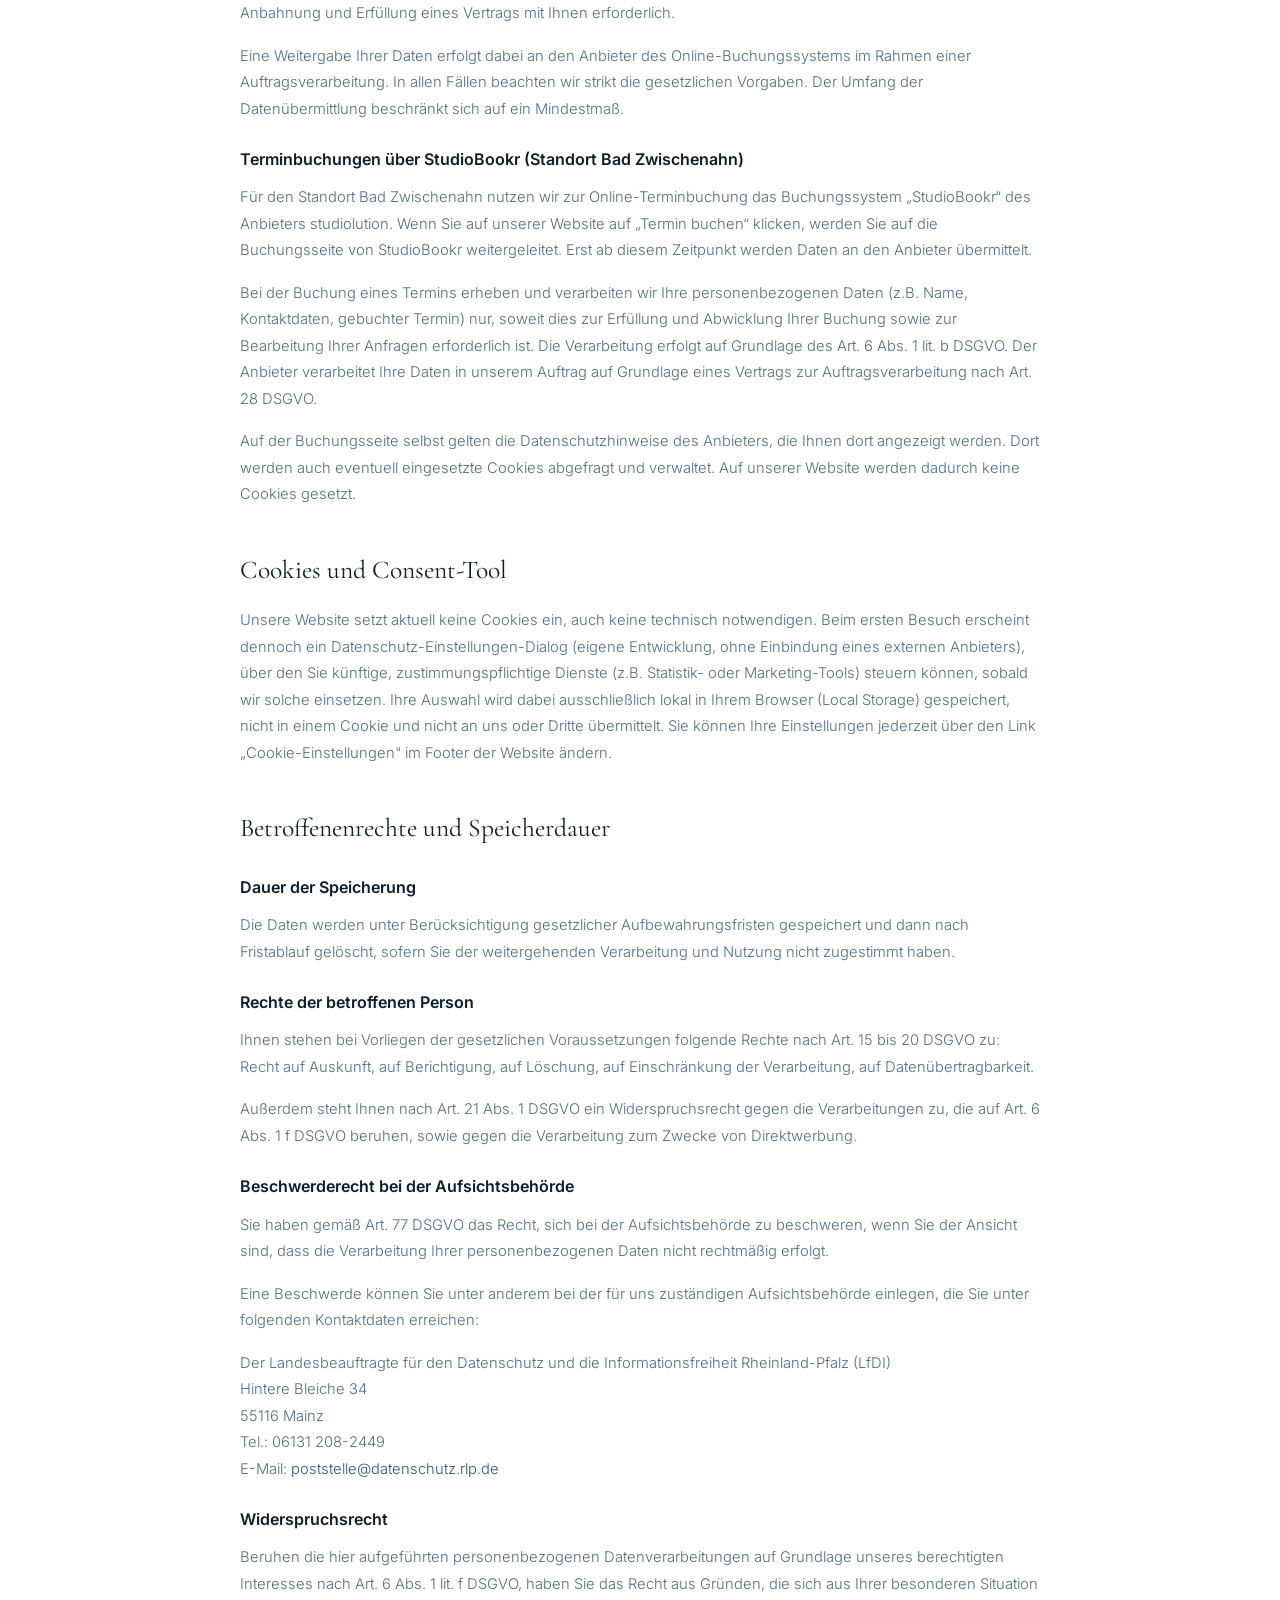
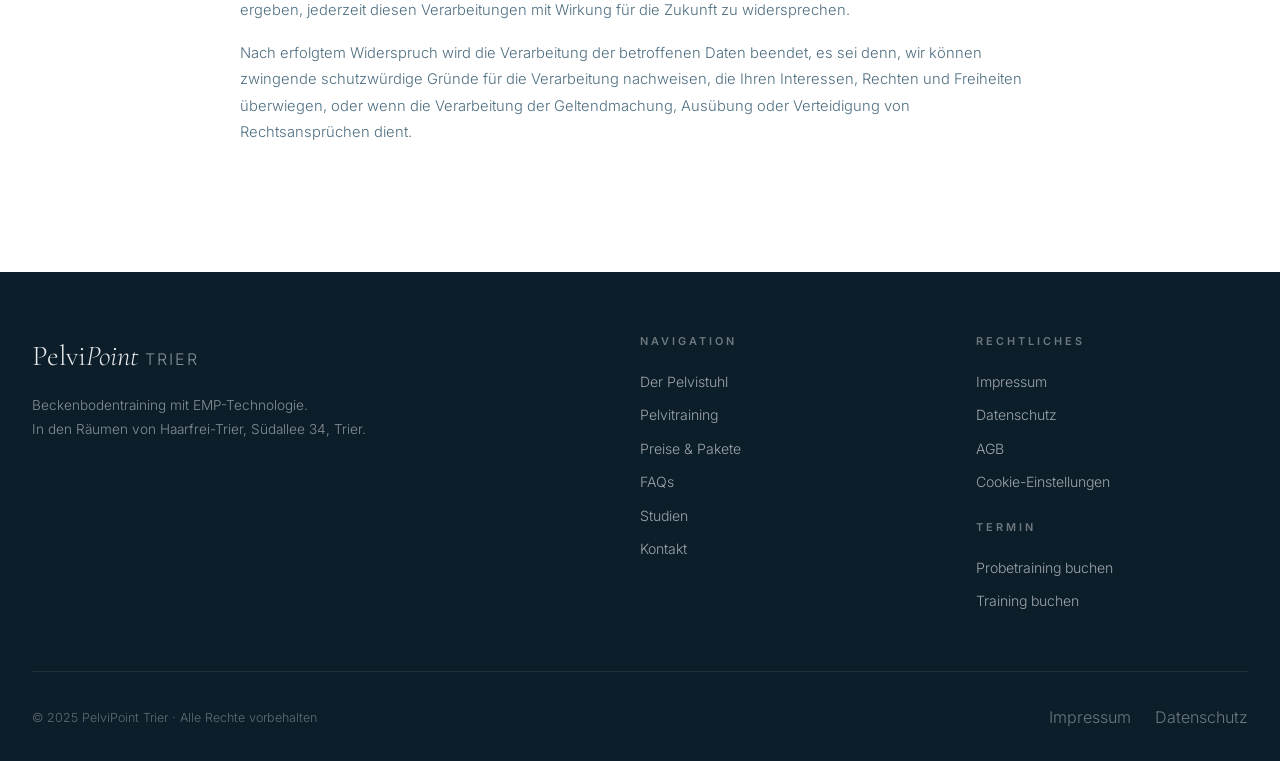
<file: datenschutz.html>
<!DOCTYPE html>
<html lang="de">
<head>
  <meta charset="UTF-8" />
  <meta name="viewport" content="width=device-width, initial-scale=1.0" />
  <title>Datenschutz | PelviPoint Trier</title>
  <meta name="robots" content="noindex, follow" />
  <link rel="stylesheet" href="fonts/fonts.css" />
  <link rel="stylesheet" href="style.css" />
  <link rel="stylesheet" href="consent.css" />
  <script src="consent.js" defer></script>
</head>
<body>

  <div class="cursor" id="cursor"></div>
  <div class="cursor-follower" id="cursorFollower"></div>

  <!-- NAV -->
  <nav class="nav scrolled" id="nav">
    <div class="nav-container">
      <a href="index.html" class="nav-logo">
        <img src="Logos/logo-pelvipoint.png" alt="PelviPoint Trier Logo"
             onerror="this.style.display='none';this.nextElementSibling.style.display='block'"/>
        <span style="display:none; font-family:'Cormorant Garamond',Georgia,serif; font-size:1.6rem; font-weight:300; color:#2B5672; letter-spacing:1px;">Pelvi<em>Point</em></span>
      </a>
      <div class="nav-links" id="navLinks">
        <a href="index.html" class="nav-link nav-mobile-only">Start</a>
        <a href="index.html" class="nav-link">Der Pelvistuhl</a>
        <a href="index.html" class="nav-link">Pelvitraining</a>
        <a href="index.html" class="nav-link">Preise &amp; Pakete</a>
        <a href="index.html" class="nav-link">FAQs</a>
        <a href="index.html" class="nav-link">Studien</a>
        <a href="index.html" class="nav-link">Kontakt</a>
        <a href="https://www.eTermin.net/haarfrei-trier/serviceid/536773" target="_blank" class="nav-link nav-cta">Termin buchen</a>
      </div>
      <button class="nav-burger" id="navBurger" aria-label="Menü">
        <span></span><span></span><span></span>
      </button>
    </div>
  </nav>

  <main>

  <section class="page-hero">
    <div class="container"><div class="page-hero-content">
      <div class="breadcrumb"><a href="index.html">Start</a><span class="breadcrumb-sep">›</span><span>Datenschutz</span></div>
      <h1><em>Datenschutz</em></h1>
    </div></div>
  </section>

  <section class="section" style="padding-top:60px">
    <div class="container">
      <div class="legal-content">
        <p>Soweit nachstehend keine anderen Angaben gemacht werden, ist die Bereitstellung Ihrer personenbezogenen Daten weder gesetzlich oder vertraglich vorgeschrieben, noch für einen Vertragsabschluss erforderlich. Sie sind zur Bereitstellung der Daten nicht verpflichtet. Eine Nichtbereitstellung hat keine Folgen. Dies gilt nur soweit bei den nachfolgenden Verarbeitungsvorgängen keine anderweitige Angabe gemacht wird.</p>
        <p>„Personenbezogene Daten" sind alle Informationen, die sich auf eine identifizierte oder identifizierbare natürliche Person beziehen.</p>

        <h2>Server-Logfiles</h2>
        <p>Sie können unsere Webseiten besuchen, ohne Angaben zu Ihrer Person zu machen.</p>
        <p>Bei jedem Zugriff auf unsere Website werden an uns oder unseren Webhoster / IT-Dienstleister Nutzungsdaten durch Ihren Internet Browser übermittelt und in Protokolldaten (sog. Server-Logfiles) gespeichert. Zu diesen gespeicherten Daten gehören z.B. der Name der aufgerufenen Seite, Datum und Uhrzeit des Abrufs, die IP-Adresse, die übertragene Datenmenge und der anfragende Provider.</p>
        <p>Die Verarbeitung erfolgt auf Grundlage des Art. 6 Abs. 1 lit. f DSGVO aus unserem überwiegenden berechtigten Interesse an der Gewährleistung eines störungsfreien Betriebs unserer Website sowie zur Verbesserung unseres Angebotes.</p>

        <h2>Kontakt</h2>
        <h3>Verantwortlicher</h3>
        <p>Kontaktieren Sie uns auf Wunsch. Verantwortlicher für die Datenverarbeitung ist: Maren Burmeister, Südallee 34, 54290 Trier DE, 01607217646, info@pelvipoint.de</p>

        <h3>Initiativ-Kontaktaufnahme des Kunden per E-Mail</h3>
        <p>Wenn Sie per E-Mail initiativ mit uns in Geschäftskontakt treten, erheben wir Ihre personenbezogenen Daten (Name, E-Mail-Adresse, Nachrichtentext) nur in dem von Ihnen zur Verfügung gestellten Umfang. Die Datenverarbeitung dient der Bearbeitung und Beantwortung Ihrer Kontaktanfrage.</p>
        <p>Wenn die Kontaktaufnahme der Durchführung vorvertraglichen Maßnahmen (bspw. Beratung bei Kaufinteresse, Angebotserstellung) dient oder einen bereits zwischen Ihnen und uns geschlossenen Vertrag betrifft, erfolgt diese Datenverarbeitung auf Grundlage des Art. 6 Abs. 1 lit. b DSGVO.</p>
        <p>Erfolgt die Kontaktaufnahme aus anderen Gründen, erfolgt diese Datenverarbeitung auf Grundlage des Art. 6 Abs. 1 lit. f DSGVO aus unserem überwiegenden berechtigten Interesse an der Bearbeitung und Beantwortung Ihrer Anfrage. In diesem Fall haben Sie das Recht, aus Gründen, die sich aus Ihrer besonderen Situation ergeben, jederzeit dieser auf Art. 6 Abs. 1 lit. f DSGVO beruhenden Verarbeitungen Sie betreffender personenbezogener Daten zu widersprechen.</p>
        <p>Ihre E-Mail-Adresse nutzen wir nur zur Bearbeitung Ihrer Anfrage. Ihre Daten werden anschließend unter Beachtung gesetzlicher Aufbewahrungsfristen gelöscht, sofern Sie der weitergehenden Verarbeitung und Nutzung nicht zugestimmt haben.</p>

        <h3>Erhebung und Verarbeitung bei Nutzung des Kontaktformulars</h3>
        <p>Bei der Nutzung des Kontaktformulars erheben wir Ihre personenbezogenen Daten (Name, E-Mail-Adresse, Nachrichtentext) nur in dem von Ihnen zur Verfügung gestellten Umfang. Die Datenverarbeitung dient dem Zweck der Kontaktaufnahme.</p>
        <p>Wenn die Kontaktaufnahme der Durchführung vorvertraglichen Maßnahmen (bspw. Beratung bei Kaufinteresse, Angebotserstellung) dient oder einen bereits zwischen Ihnen und uns geschlossenen Vertrag betrifft, erfolgt diese Datenverarbeitung auf Grundlage des Art. 6 Abs. 1 lit. b DSGVO.</p>
        <p>Erfolgt die Kontaktaufnahme aus anderen Gründen, erfolgt diese Datenverarbeitung auf Grundlage des Art. 6 Abs. 1 lit. f DSGVO aus unserem überwiegenden berechtigten Interesse an der Bearbeitung und Beantwortung Ihrer Anfrage. In diesem Fall haben Sie das Recht, aus Gründen, die sich aus Ihrer besonderen Situation ergeben, jederzeit dieser auf Art. 6 Abs. 1 lit. f DSGVO beruhenden Verarbeitungen Sie betreffender personenbezogener Daten zu widersprechen.</p>
        <p>Ihre E-Mail-Adresse nutzen wir nur zur Bearbeitung Ihrer Anfrage. Ihre Daten werden anschließend unter Beachtung gesetzlicher Aufbewahrungsfristen gelöscht, sofern Sie der weitergehenden Verarbeitung und Nutzung nicht zugestimmt haben.</p>
        <p>Zur technischen Abwicklung des Kontaktformulars nutzen wir den Dienst FormSubmit (FormSubmit.co), der Ihre Nachricht an unsere E-Mail-Adresse weiterleitet. Dabei werden Ihre eingegebenen Daten kurzzeitig über die Server des Anbieters verarbeitet.</p>

        <h3>WhatsApp Business</h3>
        <p>Wenn Sie per WhatsApp mit uns in Geschäftskontakt treten, nutzen wir hierfür die Version WhatsApp Business der WhatsApp Ireland Limited (4 Grand Canal Square, Grand Canal Harbour, Dublin 2, Irland; „WhatsApp"). Soweit Sie Ihren Aufenthalt außerhalb des Europäischen Wirtschaftsraumes haben, wird dieser Dienst durch die WhatsApp Inc. (1601 Willow Road, Menlo Park, CA 94025, USA) bereitgestellt.</p>
        <p>Die Datenverarbeitung dient der Bearbeitung und Beantwortung Ihrer Kontaktanfrage. Zu diesem Zweck erheben und verarbeiten wir Ihre bei WhatsApp hinterlegte Mobilfunknummer, falls bereitgestellt Ihren Namen sowie weitere Daten in dem von Ihnen zur Verfügung gestellten Umfang. Wir verwenden für den Dienst ein mobiles Endgerät, in dessen Adressbuch ausschließlich Daten von Nutzern gespeichert sind, die uns über WhatsApp kontaktiert haben. Eine Weitergabe personenbezogener Daten an WhatsApp, ohne dass Sie hierin bereits gegenüber WhatsApp eingewilligt haben, erfolgt damit nicht.</p>
        <p>Ihre Daten werden von WhatsApp an Server der Meta Platforms Inc. in den USA übermittelt. Für die USA ist ein Angemessenheitsbeschluss der EU-Kommission vorhanden, das Trans-Atlantic Data Privacy Framework (TADPF). Meta Platforms Inc. hat sich nach dem TADPF zertifiziert und damit verpflichtet, europäische Datenschutzgrundsätze einzuhalten.</p>
        <p>Wenn die Kontaktaufnahme der Durchführung vorvertraglichen Maßnahmen (bspw. Beratung bei Kaufinteresse, Angebotserstellung) dient oder einen bereits zwischen Ihnen und uns geschlossenen Vertrag betrifft, erfolgt diese Datenverarbeitung auf Grundlage des Art. 6 Abs. 1 lit. b DSGVO.</p>
        <p>Erfolgt die Kontaktaufnahme aus anderen Gründen, erfolgt diese Datenverarbeitung auf Grundlage des Art. 6 Abs. 1 lit. f DSGVO aus unserem überwiegenden berechtigten Interesse am Bereitstellen einer schnellen und einfachen Kontaktaufnahme sowie an der Beantwortung Ihrer Anfrage. In diesem Fall haben Sie das Recht, aus Gründen, die sich aus Ihrer besonderen Situation ergeben, jederzeit dieser auf Art. 6 Abs. 1 lit. f DSGVO beruhenden Verarbeitungen Sie betreffender personenbezogener Daten zu widersprechen.</p>
        <p>Ihre personenbezogenen Daten nutzen wir nur zur Bearbeitung Ihrer Anfrage. Ihre Daten werden anschließend unter Beachtung gesetzlicher Aufbewahrungsfristen gelöscht, sofern Sie der weitergehenden Verarbeitung und Nutzung nicht zugestimmt haben.</p>
        <p>Nähere Informationen zu Nutzungsbedingungen und Datenschutz bei Nutzung von WhatsApp finden Sie unter <a href="https://www.whatsapp.com/legal/#terms-of-service" target="_blank" rel="noopener noreferrer">whatsapp.com/legal/#terms-of-service</a> und <a href="https://www.whatsapp.com/legal/#privacy-policy" target="_blank" rel="noopener noreferrer">whatsapp.com/legal/#privacy-policy</a>.</p>

        <h3>Terminbuchungen über eTermin</h3>
        <p>Bei der Buchung eines Termins über das Online-Buchungssystem „eTermin" erheben und verarbeiten wir Ihre personenbezogenen Daten nur, soweit dies zur Erfüllung und Abwicklung Ihrer Buchung sowie zur Bearbeitung Ihrer Anfragen erforderlich ist. Die Verarbeitung erfolgt auf Grundlage des Art. 6 Abs. 1 lit. b DSGVO und ist für die Anbahnung und Erfüllung eines Vertrags mit Ihnen erforderlich.</p>
        <p>Eine Weitergabe Ihrer Daten erfolgt dabei an den Anbieter des Online-Buchungssystems im Rahmen einer Auftragsverarbeitung. In allen Fällen beachten wir strikt die gesetzlichen Vorgaben. Der Umfang der Datenübermittlung beschränkt sich auf ein Mindestmaß.</p>

        <!-- MANUELL ERGÄNZT (nicht aus dem Händlerbund-Export): Abschnitt StudioBookr, bei Neu-Export wieder einfügen -->
        <h3 id="studiobookr">Terminbuchungen über StudioBookr (Standort Bad Zwischenahn)</h3>
        <p>Für den Standort Bad Zwischenahn nutzen wir zur Online-Terminbuchung das Buchungssystem „StudioBookr“ des Anbieters studiolution. Wenn Sie auf unserer Website auf „Termin buchen“ klicken, werden Sie auf die Buchungsseite von StudioBookr weitergeleitet. Erst ab diesem Zeitpunkt werden Daten an den Anbieter übermittelt.</p>
        <p>Bei der Buchung eines Termins erheben und verarbeiten wir Ihre personenbezogenen Daten (z.B. Name, Kontaktdaten, gebuchter Termin) nur, soweit dies zur Erfüllung und Abwicklung Ihrer Buchung sowie zur Bearbeitung Ihrer Anfragen erforderlich ist. Die Verarbeitung erfolgt auf Grundlage des Art. 6 Abs. 1 lit. b DSGVO. Der Anbieter verarbeitet Ihre Daten in unserem Auftrag auf Grundlage eines Vertrags zur Auftragsverarbeitung nach Art. 28 DSGVO.</p>
        <p>Auf der Buchungsseite selbst gelten die Datenschutzhinweise des Anbieters, die Ihnen dort angezeigt werden. Dort werden auch eventuell eingesetzte Cookies abgefragt und verwaltet. Auf unserer Website werden dadurch keine Cookies gesetzt.</p>

        <h2>Cookies und Consent-Tool</h2>
        <p>Unsere Website setzt aktuell keine Cookies ein, auch keine technisch notwendigen. Beim ersten Besuch erscheint dennoch ein Datenschutz-Einstellungen-Dialog (eigene Entwicklung, ohne Einbindung eines externen Anbieters), über den Sie künftige, zustimmungspflichtige Dienste (z.B. Statistik- oder Marketing-Tools) steuern können, sobald wir solche einsetzen. Ihre Auswahl wird dabei ausschließlich lokal in Ihrem Browser (Local Storage) gespeichert, nicht in einem Cookie und nicht an uns oder Dritte übermittelt. Sie können Ihre Einstellungen jederzeit über den Link „Cookie-Einstellungen" im Footer der Website ändern.</p>

        <h2>Betroffenenrechte und Speicherdauer</h2>
        <h3>Dauer der Speicherung</h3>
        <p>Die Daten werden unter Berücksichtigung gesetzlicher Aufbewahrungsfristen gespeichert und dann nach Fristablauf gelöscht, sofern Sie der weitergehenden Verarbeitung und Nutzung nicht zugestimmt haben.</p>

        <h3>Rechte der betroffenen Person</h3>
        <p>Ihnen stehen bei Vorliegen der gesetzlichen Voraussetzungen folgende Rechte nach Art. 15 bis 20 DSGVO zu: Recht auf Auskunft, auf Berichtigung, auf Löschung, auf Einschränkung der Verarbeitung, auf Datenübertragbarkeit.</p>
        <p>Außerdem steht Ihnen nach Art. 21 Abs. 1 DSGVO ein Widerspruchsrecht gegen die Verarbeitungen zu, die auf Art. 6 Abs. 1 f DSGVO beruhen, sowie gegen die Verarbeitung zum Zwecke von Direktwerbung.</p>

        <h3>Beschwerderecht bei der Aufsichtsbehörde</h3>
        <p>Sie haben gemäß Art. 77 DSGVO das Recht, sich bei der Aufsichtsbehörde zu beschweren, wenn Sie der Ansicht sind, dass die Verarbeitung Ihrer personenbezogenen Daten nicht rechtmäßig erfolgt.</p>
        <p>Eine Beschwerde können Sie unter anderem bei der für uns zuständigen Aufsichtsbehörde einlegen, die Sie unter folgenden Kontaktdaten erreichen:</p>
        <p>Der Landesbeauftragte für den Datenschutz und die Informationsfreiheit Rheinland-Pfalz (LfDI)<br />
        Hintere Bleiche 34<br />
        55116 Mainz<br />
        Tel.: 06131 208-2449<br />
        E-Mail: <a href="mailto:poststelle@datenschutz.rlp.de">poststelle@datenschutz.rlp.de</a></p>

        <h3>Widerspruchsrecht</h3>
        <p>Beruhen die hier aufgeführten personenbezogenen Datenverarbeitungen auf Grundlage unseres berechtigten Interesses nach Art. 6 Abs. 1 lit. f DSGVO, haben Sie das Recht aus Gründen, die sich aus Ihrer besonderen Situation ergeben, jederzeit diesen Verarbeitungen mit Wirkung für die Zukunft zu widersprechen.</p>
        <p>Nach erfolgtem Widerspruch wird die Verarbeitung der betroffenen Daten beendet, es sei denn, wir können zwingende schutzwürdige Gründe für die Verarbeitung nachweisen, die Ihren Interessen, Rechten und Freiheiten überwiegen, oder wenn die Verarbeitung der Geltendmachung, Ausübung oder Verteidigung von Rechtsansprüchen dient.</p>
      </div>
    </div>
  </section>

  </main>

  <!-- FOOTER -->
  <footer class="footer">
    <div class="footer-inner">
      <div class="footer-logo">
        <div style="font-family:'Cormorant Garamond',Georgia,serif; font-size:1.8rem; font-weight:300; color:rgba(255,255,255,0.9); margin-bottom:12px;">Pelvi<em>Point</em> <span style="font-size:1rem; color:rgba(255,255,255,0.5); font-family:var(--font-sans); letter-spacing:2px;">TRIER</span></div>
        <p>Beckenbodentraining mit EMP-Technologie.<br>In den Räumen von Haarfrei-Trier, Südallee 34, Trier.</p>
      </div>
      <div class="footer-col">
        <h4>Navigation</h4>
        <a href="index.html">Der Pelvistuhl</a>
        <a href="index.html">Pelvitraining</a>
        <a href="index.html">Preise &amp; Pakete</a>
        <a href="index.html">FAQs</a>
        <a href="index.html">Studien</a>
        <a href="index.html">Kontakt</a>
      </div>
      <div class="footer-col">
        <h4>Rechtliches</h4>
        <a href="impressum.html">Impressum</a>
        <a href="datenschutz.html">Datenschutz</a>
        <a href="agb.html">AGB</a>
        <a href="#" class="pp-open-consent">Cookie-Einstellungen</a>
        <h4 style="margin-top:1.5rem;">Termin</h4>
        <a href="https://www.eTermin.net/haarfrei-trier/serviceid/536773" target="_blank">Probetraining buchen</a>
        <a href="https://www.eTermin.net/haarfrei-trier/serviceid/533821" target="_blank">Training buchen</a>
      </div>
    </div>
    <div class="footer-bottom">
      <p>© 2025 PelviPoint Trier · Alle Rechte vorbehalten</p>
      <div style="display:flex; gap:1.5rem;">
        <a href="impressum.html">Impressum</a>
        <a href="datenschutz.html">Datenschutz</a>
      </div>
    </div>
  </footer>

  <script src="main.js"></script>
</body>
</html>
</file>
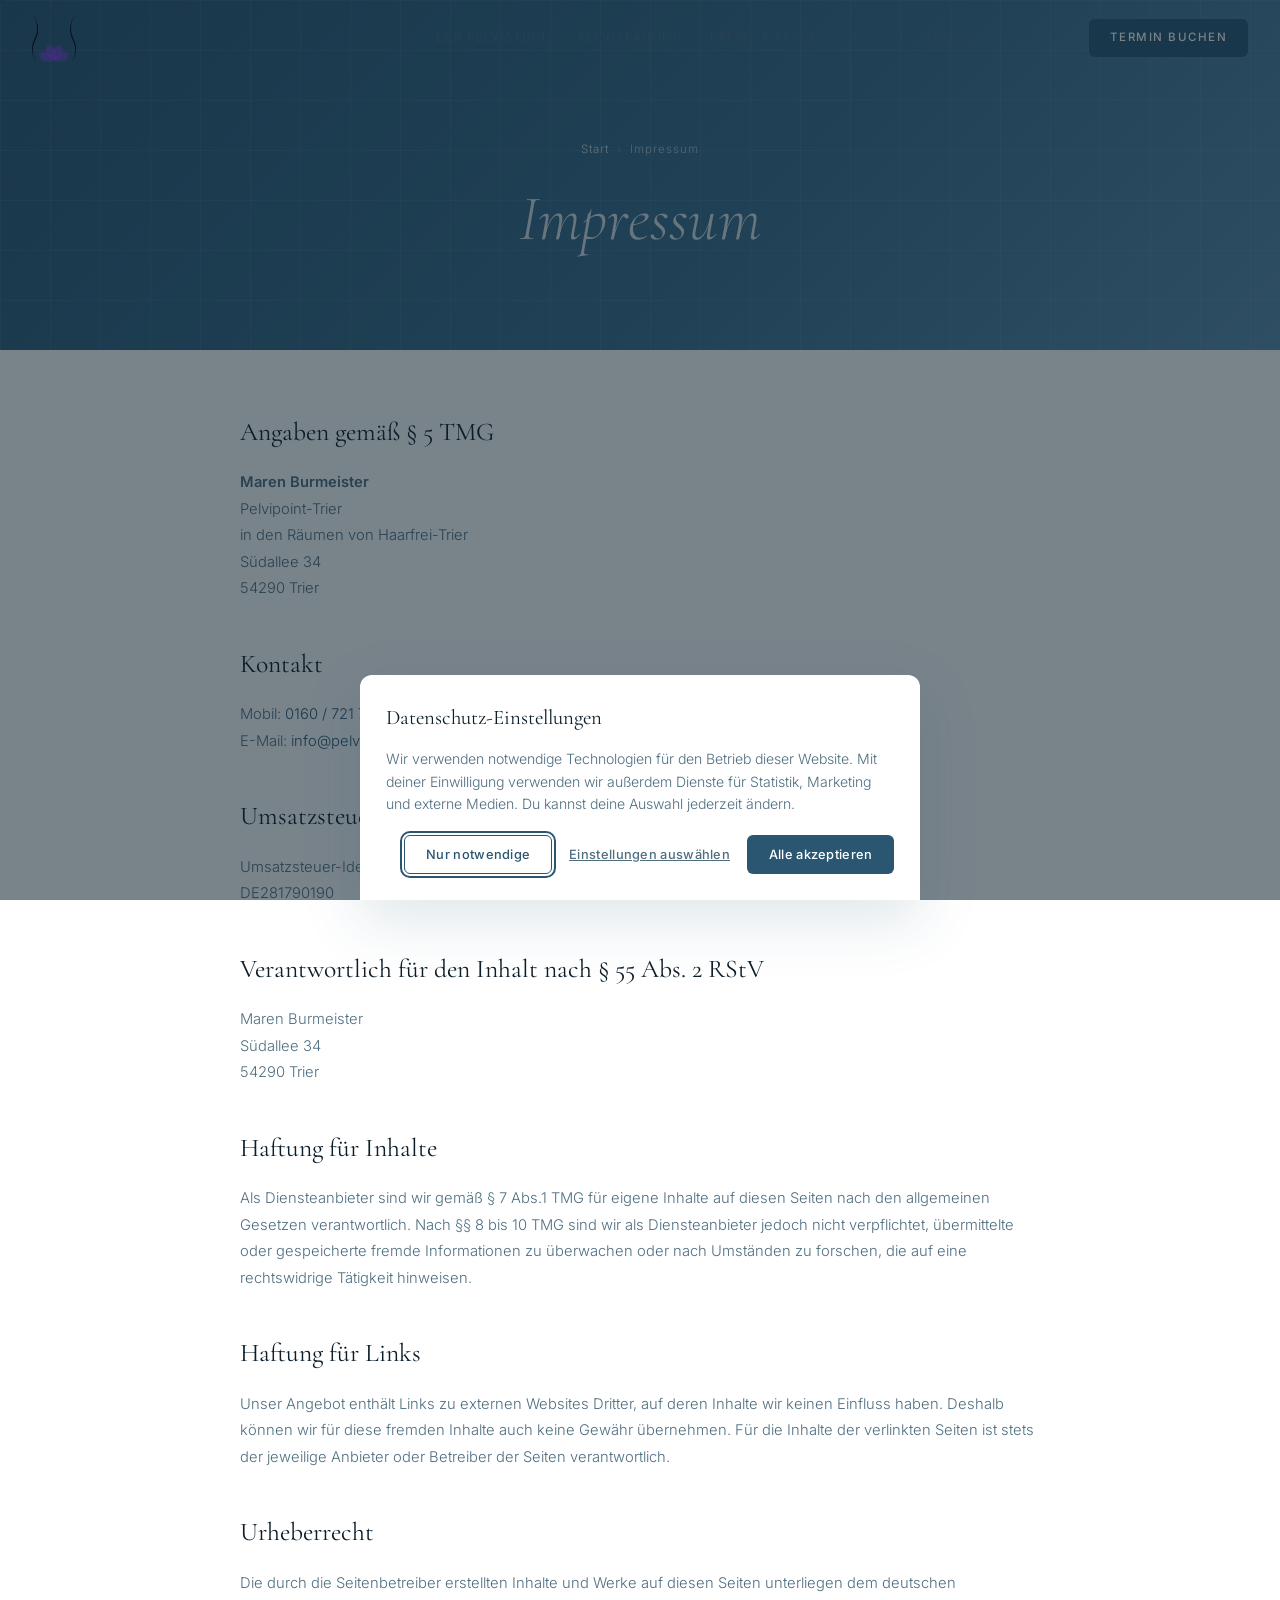
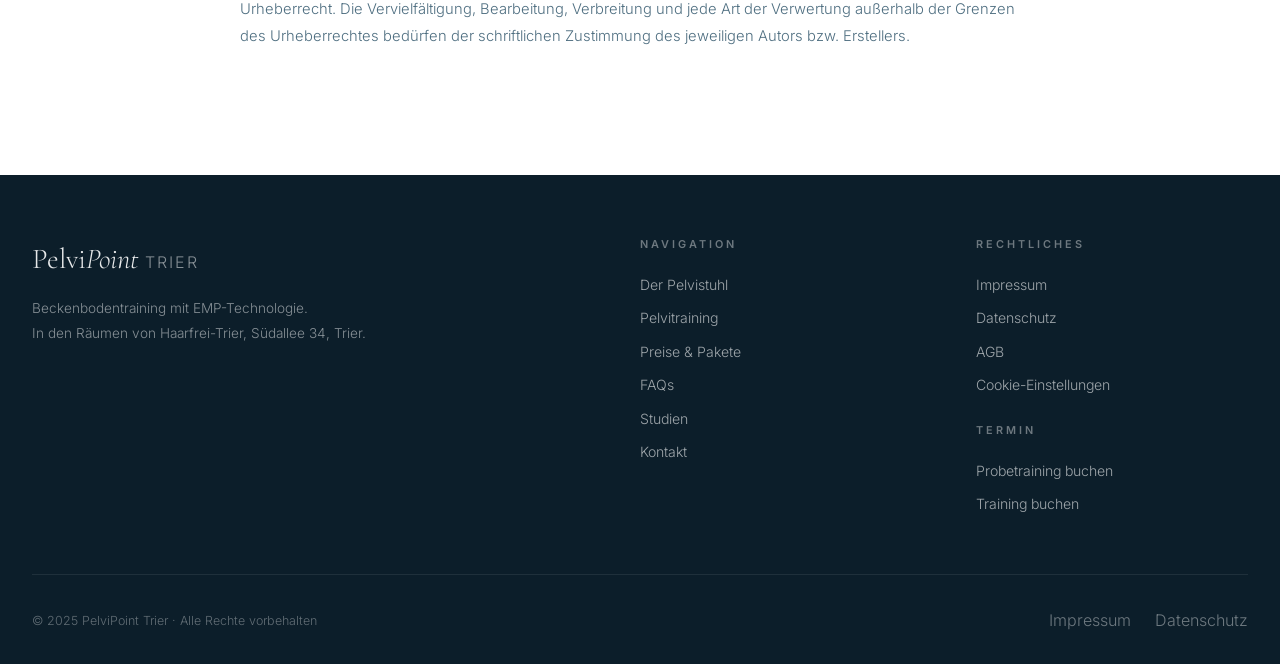
<file: impressum.html>
<!DOCTYPE html>
<html lang="de">
<head>
  <meta charset="UTF-8" />
  <meta name="viewport" content="width=device-width, initial-scale=1.0" />
  <title>Impressum | PelviPoint Trier</title>
  <meta name="robots" content="noindex, follow" />
  <link rel="stylesheet" href="fonts/fonts.css" />
  <link rel="stylesheet" href="style.css" />
  <link rel="stylesheet" href="consent.css" />
  <script src="consent.js" defer></script>
</head>
<body>

  <div class="cursor" id="cursor"></div>
  <div class="cursor-follower" id="cursorFollower"></div>

  <!-- NAV -->
  <nav class="nav scrolled" id="nav">
    <div class="nav-container">
      <a href="index.html" class="nav-logo">
        <img src="Logos/logo-pelvipoint.png" alt="PelviPoint Trier Logo"
             onerror="this.style.display='none';this.nextElementSibling.style.display='block'"/>
        <span style="display:none; font-family:'Cormorant Garamond',Georgia,serif; font-size:1.6rem; font-weight:300; color:#2B5672; letter-spacing:1px;">Pelvi<em>Point</em></span>
      </a>
      <div class="nav-links" id="navLinks">
        <a href="index.html" class="nav-link nav-mobile-only">Start</a>
        <a href="index.html" class="nav-link">Der Pelvistuhl</a>
        <a href="index.html" class="nav-link">Pelvitraining</a>
        <a href="index.html" class="nav-link">Preise &amp; Pakete</a>
        <a href="index.html" class="nav-link">FAQs</a>
        <a href="index.html" class="nav-link">Studien</a>
        <a href="index.html" class="nav-link">Kontakt</a>
        <a href="https://www.eTermin.net/haarfrei-trier/serviceid/536773" target="_blank" class="nav-link nav-cta">Termin buchen</a>
      </div>
      <button class="nav-burger" id="navBurger" aria-label="Menü">
        <span></span><span></span><span></span>
      </button>
    </div>
  </nav>

  <main>

  <section class="page-hero">
    <div class="container"><div class="page-hero-content">
      <div class="breadcrumb"><a href="index.html">Start</a><span class="breadcrumb-sep">›</span><span>Impressum</span></div>
      <h1><em>Impressum</em></h1>
    </div></div>
  </section>

  <section class="section" style="padding-top:60px">
    <div class="container">
      <div class="legal-content">
        <h2>Angaben gemäß § 5 TMG</h2>
        <p><strong>Maren Burmeister</strong><br />Pelvipoint-Trier<br />in den Räumen von Haarfrei-Trier<br />Südallee 34<br />54290 Trier</p>

        <h2>Kontakt</h2>
        <p>Mobil: <a href="tel:01607217646">0160 / 721 76 46</a><br />E-Mail: <a href="mailto:info@pelvipoint.de">info@pelvipoint.de</a></p>

        <h2>Umsatzsteuer-ID</h2>
        <p>Umsatzsteuer-Identifikationsnummer gemäß § 27 a Umsatzsteuergesetz:<br />DE281790190</p>

        <h2>Verantwortlich für den Inhalt nach § 55 Abs. 2 RStV</h2>
        <p>Maren Burmeister<br />Südallee 34<br />54290 Trier</p>

        <h2>Haftung für Inhalte</h2>
        <p>Als Diensteanbieter sind wir gemäß § 7 Abs.1 TMG für eigene Inhalte auf diesen Seiten nach den allgemeinen Gesetzen verantwortlich. Nach §§ 8 bis 10 TMG sind wir als Diensteanbieter jedoch nicht verpflichtet, übermittelte oder gespeicherte fremde Informationen zu überwachen oder nach Umständen zu forschen, die auf eine rechtswidrige Tätigkeit hinweisen.</p>

        <h2>Haftung für Links</h2>
        <p>Unser Angebot enthält Links zu externen Websites Dritter, auf deren Inhalte wir keinen Einfluss haben. Deshalb können wir für diese fremden Inhalte auch keine Gewähr übernehmen. Für die Inhalte der verlinkten Seiten ist stets der jeweilige Anbieter oder Betreiber der Seiten verantwortlich.</p>

        <h2>Urheberrecht</h2>
        <p>Die durch die Seitenbetreiber erstellten Inhalte und Werke auf diesen Seiten unterliegen dem deutschen Urheberrecht. Die Vervielfältigung, Bearbeitung, Verbreitung und jede Art der Verwertung außerhalb der Grenzen des Urheberrechtes bedürfen der schriftlichen Zustimmung des jeweiligen Autors bzw. Erstellers.</p>
      </div>
    </div>
  </section>

  </main>

  <!-- FOOTER -->
  <footer class="footer">
    <div class="footer-inner">
      <div class="footer-logo">
        <div style="font-family:'Cormorant Garamond',Georgia,serif; font-size:1.8rem; font-weight:300; color:rgba(255,255,255,0.9); margin-bottom:12px;">Pelvi<em>Point</em> <span style="font-size:1rem; color:rgba(255,255,255,0.5); font-family:var(--font-sans); letter-spacing:2px;">TRIER</span></div>
        <p>Beckenbodentraining mit EMP-Technologie.<br>In den Räumen von Haarfrei-Trier, Südallee 34, Trier.</p>
      </div>
      <div class="footer-col">
        <h4>Navigation</h4>
        <a href="index.html">Der Pelvistuhl</a>
        <a href="index.html">Pelvitraining</a>
        <a href="index.html">Preise &amp; Pakete</a>
        <a href="index.html">FAQs</a>
        <a href="index.html">Studien</a>
        <a href="index.html">Kontakt</a>
      </div>
      <div class="footer-col">
        <h4>Rechtliches</h4>
        <a href="impressum.html">Impressum</a>
        <a href="datenschutz.html">Datenschutz</a>
        <a href="agb.html">AGB</a>
        <a href="#" class="pp-open-consent">Cookie-Einstellungen</a>
        <h4 style="margin-top:1.5rem;">Termin</h4>
        <a href="https://www.eTermin.net/haarfrei-trier/serviceid/536773" target="_blank">Probetraining buchen</a>
        <a href="https://www.eTermin.net/haarfrei-trier/serviceid/533821" target="_blank">Training buchen</a>
      </div>
    </div>
    <div class="footer-bottom">
      <p>© 2025 PelviPoint Trier · Alle Rechte vorbehalten</p>
      <div style="display:flex; gap:1.5rem;">
        <a href="impressum.html">Impressum</a>
        <a href="datenschutz.html">Datenschutz</a>
      </div>
    </div>
  </footer>

  <script src="main.js"></script>
</body>
</html>
</file>
<file: fonts/fonts.css>
/* Lokal gehostete Google Fonts (Cormorant Garamond, Inter, Montserrat) — ersetzt fonts.googleapis.com, keine Datenuebertragung an Google */

@font-face {
  font-family: 'Cormorant Garamond';
  font-style: italic;
  font-weight: 300;
  font-display: swap;
  src: url('cormorant-garamond-italic-latin-ext.woff2') format('woff2');
  unicode-range: U+0100-02BA, U+02BD-02C5, U+02C7-02CC, U+02CE-02D7, U+02DD-02FF, U+0304, U+0308, U+0329, U+1D00-1DBF, U+1E00-1E9F, U+1EF2-1EFF, U+2020, U+20A0-20AB, U+20AD-20C0, U+2113, U+2C60-2C7F, U+A720-A7FF;
}
@font-face {
  font-family: 'Cormorant Garamond';
  font-style: italic;
  font-weight: 300;
  font-display: swap;
  src: url('cormorant-garamond-italic-latin.woff2') format('woff2');
  unicode-range: U+0000-00FF, U+0131, U+0152-0153, U+02BB-02BC, U+02C6, U+02DA, U+02DC, U+0304, U+0308, U+0329, U+2000-206F, U+20AC, U+2122, U+2191, U+2193, U+2212, U+2215, U+FEFF, U+FFFD;
}
@font-face {
  font-family: 'Cormorant Garamond';
  font-style: italic;
  font-weight: 400;
  font-display: swap;
  src: url('cormorant-garamond-italic-latin-ext.woff2') format('woff2');
  unicode-range: U+0100-02BA, U+02BD-02C5, U+02C7-02CC, U+02CE-02D7, U+02DD-02FF, U+0304, U+0308, U+0329, U+1D00-1DBF, U+1E00-1E9F, U+1EF2-1EFF, U+2020, U+20A0-20AB, U+20AD-20C0, U+2113, U+2C60-2C7F, U+A720-A7FF;
}
@font-face {
  font-family: 'Cormorant Garamond';
  font-style: italic;
  font-weight: 400;
  font-display: swap;
  src: url('cormorant-garamond-italic-latin.woff2') format('woff2');
  unicode-range: U+0000-00FF, U+0131, U+0152-0153, U+02BB-02BC, U+02C6, U+02DA, U+02DC, U+0304, U+0308, U+0329, U+2000-206F, U+20AC, U+2122, U+2191, U+2193, U+2212, U+2215, U+FEFF, U+FFFD;
}
@font-face {
  font-family: 'Cormorant Garamond';
  font-style: normal;
  font-weight: 300;
  font-display: swap;
  src: url('cormorant-garamond-normal-latin-ext.woff2') format('woff2');
  unicode-range: U+0100-02BA, U+02BD-02C5, U+02C7-02CC, U+02CE-02D7, U+02DD-02FF, U+0304, U+0308, U+0329, U+1D00-1DBF, U+1E00-1E9F, U+1EF2-1EFF, U+2020, U+20A0-20AB, U+20AD-20C0, U+2113, U+2C60-2C7F, U+A720-A7FF;
}
@font-face {
  font-family: 'Cormorant Garamond';
  font-style: normal;
  font-weight: 300;
  font-display: swap;
  src: url('cormorant-garamond-normal-latin.woff2') format('woff2');
  unicode-range: U+0000-00FF, U+0131, U+0152-0153, U+02BB-02BC, U+02C6, U+02DA, U+02DC, U+0304, U+0308, U+0329, U+2000-206F, U+20AC, U+2122, U+2191, U+2193, U+2212, U+2215, U+FEFF, U+FFFD;
}
@font-face {
  font-family: 'Cormorant Garamond';
  font-style: normal;
  font-weight: 400;
  font-display: swap;
  src: url('cormorant-garamond-normal-latin-ext.woff2') format('woff2');
  unicode-range: U+0100-02BA, U+02BD-02C5, U+02C7-02CC, U+02CE-02D7, U+02DD-02FF, U+0304, U+0308, U+0329, U+1D00-1DBF, U+1E00-1E9F, U+1EF2-1EFF, U+2020, U+20A0-20AB, U+20AD-20C0, U+2113, U+2C60-2C7F, U+A720-A7FF;
}
@font-face {
  font-family: 'Cormorant Garamond';
  font-style: normal;
  font-weight: 400;
  font-display: swap;
  src: url('cormorant-garamond-normal-latin.woff2') format('woff2');
  unicode-range: U+0000-00FF, U+0131, U+0152-0153, U+02BB-02BC, U+02C6, U+02DA, U+02DC, U+0304, U+0308, U+0329, U+2000-206F, U+20AC, U+2122, U+2191, U+2193, U+2212, U+2215, U+FEFF, U+FFFD;
}
@font-face {
  font-family: 'Cormorant Garamond';
  font-style: normal;
  font-weight: 600;
  font-display: swap;
  src: url('cormorant-garamond-normal-latin-ext.woff2') format('woff2');
  unicode-range: U+0100-02BA, U+02BD-02C5, U+02C7-02CC, U+02CE-02D7, U+02DD-02FF, U+0304, U+0308, U+0329, U+1D00-1DBF, U+1E00-1E9F, U+1EF2-1EFF, U+2020, U+20A0-20AB, U+20AD-20C0, U+2113, U+2C60-2C7F, U+A720-A7FF;
}
@font-face {
  font-family: 'Cormorant Garamond';
  font-style: normal;
  font-weight: 600;
  font-display: swap;
  src: url('cormorant-garamond-normal-latin.woff2') format('woff2');
  unicode-range: U+0000-00FF, U+0131, U+0152-0153, U+02BB-02BC, U+02C6, U+02DA, U+02DC, U+0304, U+0308, U+0329, U+2000-206F, U+20AC, U+2122, U+2191, U+2193, U+2212, U+2215, U+FEFF, U+FFFD;
}
@font-face {
  font-family: 'Inter';
  font-style: normal;
  font-weight: 300;
  font-display: swap;
  src: url('inter-normal-latin-ext.woff2') format('woff2');
  unicode-range: U+0100-02BA, U+02BD-02C5, U+02C7-02CC, U+02CE-02D7, U+02DD-02FF, U+0304, U+0308, U+0329, U+1D00-1DBF, U+1E00-1E9F, U+1EF2-1EFF, U+2020, U+20A0-20AB, U+20AD-20C0, U+2113, U+2C60-2C7F, U+A720-A7FF;
}
@font-face {
  font-family: 'Inter';
  font-style: normal;
  font-weight: 300;
  font-display: swap;
  src: url('inter-normal-latin.woff2') format('woff2');
  unicode-range: U+0000-00FF, U+0131, U+0152-0153, U+02BB-02BC, U+02C6, U+02DA, U+02DC, U+0304, U+0308, U+0329, U+2000-206F, U+20AC, U+2122, U+2191, U+2193, U+2212, U+2215, U+FEFF, U+FFFD;
}
@font-face {
  font-family: 'Inter';
  font-style: normal;
  font-weight: 400;
  font-display: swap;
  src: url('inter-normal-latin-ext.woff2') format('woff2');
  unicode-range: U+0100-02BA, U+02BD-02C5, U+02C7-02CC, U+02CE-02D7, U+02DD-02FF, U+0304, U+0308, U+0329, U+1D00-1DBF, U+1E00-1E9F, U+1EF2-1EFF, U+2020, U+20A0-20AB, U+20AD-20C0, U+2113, U+2C60-2C7F, U+A720-A7FF;
}
@font-face {
  font-family: 'Inter';
  font-style: normal;
  font-weight: 400;
  font-display: swap;
  src: url('inter-normal-latin.woff2') format('woff2');
  unicode-range: U+0000-00FF, U+0131, U+0152-0153, U+02BB-02BC, U+02C6, U+02DA, U+02DC, U+0304, U+0308, U+0329, U+2000-206F, U+20AC, U+2122, U+2191, U+2193, U+2212, U+2215, U+FEFF, U+FFFD;
}
@font-face {
  font-family: 'Inter';
  font-style: normal;
  font-weight: 500;
  font-display: swap;
  src: url('inter-normal-latin-ext.woff2') format('woff2');
  unicode-range: U+0100-02BA, U+02BD-02C5, U+02C7-02CC, U+02CE-02D7, U+02DD-02FF, U+0304, U+0308, U+0329, U+1D00-1DBF, U+1E00-1E9F, U+1EF2-1EFF, U+2020, U+20A0-20AB, U+20AD-20C0, U+2113, U+2C60-2C7F, U+A720-A7FF;
}
@font-face {
  font-family: 'Inter';
  font-style: normal;
  font-weight: 500;
  font-display: swap;
  src: url('inter-normal-latin.woff2') format('woff2');
  unicode-range: U+0000-00FF, U+0131, U+0152-0153, U+02BB-02BC, U+02C6, U+02DA, U+02DC, U+0304, U+0308, U+0329, U+2000-206F, U+20AC, U+2122, U+2191, U+2193, U+2212, U+2215, U+FEFF, U+FFFD;
}
@font-face {
  font-family: 'Inter';
  font-style: normal;
  font-weight: 600;
  font-display: swap;
  src: url('inter-normal-latin-ext.woff2') format('woff2');
  unicode-range: U+0100-02BA, U+02BD-02C5, U+02C7-02CC, U+02CE-02D7, U+02DD-02FF, U+0304, U+0308, U+0329, U+1D00-1DBF, U+1E00-1E9F, U+1EF2-1EFF, U+2020, U+20A0-20AB, U+20AD-20C0, U+2113, U+2C60-2C7F, U+A720-A7FF;
}
@font-face {
  font-family: 'Inter';
  font-style: normal;
  font-weight: 600;
  font-display: swap;
  src: url('inter-normal-latin.woff2') format('woff2');
  unicode-range: U+0000-00FF, U+0131, U+0152-0153, U+02BB-02BC, U+02C6, U+02DA, U+02DC, U+0304, U+0308, U+0329, U+2000-206F, U+20AC, U+2122, U+2191, U+2193, U+2212, U+2215, U+FEFF, U+FFFD;
}
@font-face {
  font-family: 'Montserrat';
  font-style: normal;
  font-weight: 200;
  font-display: swap;
  src: url('montserrat-normal-latin-ext.woff2') format('woff2');
  unicode-range: U+0100-02BA, U+02BD-02C5, U+02C7-02CC, U+02CE-02D7, U+02DD-02FF, U+0304, U+0308, U+0329, U+1D00-1DBF, U+1E00-1E9F, U+1EF2-1EFF, U+2020, U+20A0-20AB, U+20AD-20C0, U+2113, U+2C60-2C7F, U+A720-A7FF;
}
@font-face {
  font-family: 'Montserrat';
  font-style: normal;
  font-weight: 200;
  font-display: swap;
  src: url('montserrat-normal-latin.woff2') format('woff2');
  unicode-range: U+0000-00FF, U+0131, U+0152-0153, U+02BB-02BC, U+02C6, U+02DA, U+02DC, U+0304, U+0308, U+0329, U+2000-206F, U+20AC, U+2122, U+2191, U+2193, U+2212, U+2215, U+FEFF, U+FFFD;
}
@font-face {
  font-family: 'Montserrat';
  font-style: normal;
  font-weight: 300;
  font-display: swap;
  src: url('montserrat-normal-latin-ext.woff2') format('woff2');
  unicode-range: U+0100-02BA, U+02BD-02C5, U+02C7-02CC, U+02CE-02D7, U+02DD-02FF, U+0304, U+0308, U+0329, U+1D00-1DBF, U+1E00-1E9F, U+1EF2-1EFF, U+2020, U+20A0-20AB, U+20AD-20C0, U+2113, U+2C60-2C7F, U+A720-A7FF;
}
@font-face {
  font-family: 'Montserrat';
  font-style: normal;
  font-weight: 300;
  font-display: swap;
  src: url('montserrat-normal-latin.woff2') format('woff2');
  unicode-range: U+0000-00FF, U+0131, U+0152-0153, U+02BB-02BC, U+02C6, U+02DA, U+02DC, U+0304, U+0308, U+0329, U+2000-206F, U+20AC, U+2122, U+2191, U+2193, U+2212, U+2215, U+FEFF, U+FFFD;
}
@font-face {
  font-family: 'Montserrat';
  font-style: normal;
  font-weight: 400;
  font-display: swap;
  src: url('montserrat-normal-latin-ext.woff2') format('woff2');
  unicode-range: U+0100-02BA, U+02BD-02C5, U+02C7-02CC, U+02CE-02D7, U+02DD-02FF, U+0304, U+0308, U+0329, U+1D00-1DBF, U+1E00-1E9F, U+1EF2-1EFF, U+2020, U+20A0-20AB, U+20AD-20C0, U+2113, U+2C60-2C7F, U+A720-A7FF;
}
@font-face {
  font-family: 'Montserrat';
  font-style: normal;
  font-weight: 400;
  font-display: swap;
  src: url('montserrat-normal-latin.woff2') format('woff2');
  unicode-range: U+0000-00FF, U+0131, U+0152-0153, U+02BB-02BC, U+02C6, U+02DA, U+02DC, U+0304, U+0308, U+0329, U+2000-206F, U+20AC, U+2122, U+2191, U+2193, U+2212, U+2215, U+FEFF, U+FFFD;
}
@font-face {
  font-family: 'Montserrat';
  font-style: normal;
  font-weight: 500;
  font-display: swap;
  src: url('montserrat-normal-latin-ext.woff2') format('woff2');
  unicode-range: U+0100-02BA, U+02BD-02C5, U+02C7-02CC, U+02CE-02D7, U+02DD-02FF, U+0304, U+0308, U+0329, U+1D00-1DBF, U+1E00-1E9F, U+1EF2-1EFF, U+2020, U+20A0-20AB, U+20AD-20C0, U+2113, U+2C60-2C7F, U+A720-A7FF;
}
@font-face {
  font-family: 'Montserrat';
  font-style: normal;
  font-weight: 500;
  font-display: swap;
  src: url('montserrat-normal-latin.woff2') format('woff2');
  unicode-range: U+0000-00FF, U+0131, U+0152-0153, U+02BB-02BC, U+02C6, U+02DA, U+02DC, U+0304, U+0308, U+0329, U+2000-206F, U+20AC, U+2122, U+2191, U+2193, U+2212, U+2215, U+FEFF, U+FFFD;
}
</file>
<file: style.css>
/* ═══════════════════════════════════════════════════
   PELVIPOINT TRIER — Premium CSS · Stahlblau Edition
   ═══════════════════════════════════════════════════ */

:root {
  --primary:       #2B5672;
  --primary-2:     #3a6d8c;
  --primary-light: #5a8aab;
  --primary-pale:  #c8dce8;
  --primary-ultra: #edf4f8;
  --primary-xtra:  #f5f9fb;
  --dark:          #0c1e2a;
  --dark-2:        #1a3040;
  --text:          #1a3040;
  --text-dim:      #4e6e80;
  --text-faint:    #8aaabb;
  --white:         #ffffff;
  --off-white:     #f8fbfc;
  --border:        rgba(43,86,114,0.15);
  --border-strong: rgba(43,86,114,0.35);
  --shadow-sm:     0 2px 12px rgba(43,86,114,0.08);
  --shadow-md:     0 8px 32px rgba(43,86,114,0.12);
  --shadow-lg:     0 20px 60px rgba(43,86,114,0.15);
  --font-serif:    'Cormorant Garamond', Georgia, serif;
  --font-sans:     'Inter', system-ui, sans-serif;
  --font-mono:     'Montserrat', sans-serif;
  --radius:        6px;
  --radius-lg:     12px;
  --trans:         cubic-bezier(0.25, 0.46, 0.45, 0.94);
}

*, *::before, *::after { box-sizing: border-box; margin: 0; padding: 0; }
html { scroll-behavior: smooth; font-size: 16px; }
body {
  background: var(--white);
  color: var(--text);
  font-family: var(--font-sans);
  font-weight: 300;
  line-height: 1.7;
  overflow-x: hidden;
  cursor: none;
}
a { color: inherit; text-decoration: none; }
img { max-width: 100%; display: block; }
button { cursor: none; font-family: inherit; }

::-webkit-scrollbar { width: 3px; }
::-webkit-scrollbar-track { background: var(--off-white); }
::-webkit-scrollbar-thumb { background: var(--primary-light); border-radius: 2px; }

/* ── CURSOR ── */
.cursor {
  width: 8px; height: 8px;
  background: var(--primary);
  border-radius: 50%;
  position: fixed; top: 0; left: 0;
  pointer-events: none; z-index: 9999;
  transform: translate(-50%,-50%);
  transition: transform 0.1s, background 0.2s;
}
.cursor-follower {
  width: 32px; height: 32px;
  border: 1.5px solid rgba(43,86,114,0.4);
  border-radius: 50%;
  position: fixed; top: 0; left: 0;
  pointer-events: none; z-index: 9998;
  transform: translate(-50%,-50%);
  transition: transform 0.15s var(--trans), width 0.3s, height 0.3s;
}
.cursor-hover .cursor { transform: translate(-50%,-50%) scale(2.2); background: var(--primary-2); }
.cursor-hover .cursor-follower { width: 56px; height: 56px; border-color: var(--primary); }

/* ── LOADER ── */
.loader {
  position: fixed; inset: 0;
  background: var(--white); z-index: 10000;
  display: flex; align-items: center; justify-content: center;
  transition: opacity 0.7s var(--trans), transform 0.7s var(--trans);
}
.loader.hide { opacity: 0; transform: translateY(-100%); pointer-events: none; }
.loader-inner { text-align: center; }
.loader-logo-img { height: 70px; margin: 0 auto 24px; object-fit: contain; }
.loader-line { width: 220px; height: 2px; background: var(--primary-pale); margin: 0 auto; border-radius: 2px; overflow: hidden; }
.loader-progress { height: 100%; width: 0%; background: linear-gradient(90deg, var(--primary), var(--primary-light)); transition: width 0.05s linear; border-radius: 2px; }

/* ── NAV ── */
.nav {
  position: fixed; top: 0; left: 0; right: 0;
  z-index: 10000; padding: 0 2rem;
  transition: background 0.4s, box-shadow 0.4s, padding 0.3s;
}
.nav.scrolled {
  background: rgba(255,255,255,0.95);
  backdrop-filter: blur(20px);
  -webkit-backdrop-filter: blur(20px);
  box-shadow: 0 1px 0 var(--border), var(--shadow-sm);
}
.nav-container {
  max-width: 1300px; margin: 0 auto;
  display: flex; align-items: center; justify-content: space-between;
  height: 76px;
}
.nav-logo { display: flex; align-items: center; gap: 0.6rem; }
.nav-logo img { height: 48px; width: auto; object-fit: contain; transition: opacity 0.3s; }
.nav-logo:hover img { opacity: 0.75; }
.nav-links { display: flex; align-items: center; gap: 0.1rem; }
.nav-mobile-only { display: none; }
.nav-link {
  font-size: 0.72rem; letter-spacing: 1.5px; text-transform: uppercase;
  color: var(--text-dim); padding: 0.5rem 0.8rem;
  position: relative; transition: color 0.3s;
}
.nav-link::after {
  content: ''; position: absolute; bottom: 2px; left: 50%; right: 50%;
  height: 1.5px; background: var(--primary);
  transition: left 0.3s var(--trans), right 0.3s var(--trans);
}
.nav-link:hover, .nav-link.active { color: var(--primary); }
.nav-link:hover::after, .nav-link.active::after { left: 0.8rem; right: 0.8rem; }
.nav-cta {
  background: var(--primary); color: var(--white) !important;
  border-radius: var(--radius); padding: 0.55rem 1.3rem;
  margin-left: 0.5rem; font-weight: 500;
  transition: background 0.3s, transform 0.3s, box-shadow 0.3s !important;
}
.nav-cta:hover { background: var(--primary-2); transform: translateY(-1px); box-shadow: var(--shadow-md); }
.nav-cta::after { display: none; }
.nav-burger {
  display: none; flex-direction: column; gap: 5px;
  background: none; border: none; padding: 4px;
}
.nav-burger span { display: block; width: 22px; height: 1.5px; background: var(--text); transition: transform 0.3s, opacity 0.3s; }

/* ── HERO ── */
.hero {
  min-height: 100vh;
  display: flex; align-items: center;
  position: relative; overflow: hidden;
  background: var(--white);
}
.hero-bg { position: absolute; inset: 0; pointer-events: none; }
.hero-gradient {
  position: absolute; inset: 0;
  background:
    radial-gradient(ellipse 70% 80% at 70% 40%, rgba(43,86,114,0.07) 0%, transparent 65%),
    radial-gradient(ellipse 50% 60% at 10% 80%, rgba(90,138,171,0.05) 0%, transparent 55%);
}
.hero-grid {
  position: absolute; inset: 0;
  background-image:
    linear-gradient(rgba(43,86,114,0.04) 1px, transparent 1px),
    linear-gradient(90deg, rgba(43,86,114,0.04) 1px, transparent 1px);
  background-size: 60px 60px;
  mask-image: radial-gradient(ellipse 90% 90% at 50% 50%, black 40%, transparent 100%);
}
.hero-shape {
  position: absolute; right: -100px; top: 50%;
  transform: translateY(-50%);
  width: 600px; height: 600px;
  border-radius: 50%;
  background: radial-gradient(circle, rgba(43,86,114,0.08), rgba(90,138,171,0.04) 60%, transparent 80%);
}
.hero-content {
  position: relative; z-index: 1;
  max-width: 1300px; margin: 0 auto;
  padding: 140px 2rem 80px; width: 100%;
  display: grid; grid-template-columns: 1fr 1fr;
  gap: 4rem; align-items: center;
}
.hero-badge {
  display: inline-flex; align-items: center; gap: 8px;
  border: 1.5px solid var(--border-strong);
  border-radius: 100px; padding: 6px 14px 6px 10px;
  font-size: 0.72rem; letter-spacing: 1px;
  color: var(--primary); margin-bottom: 1.5rem;
  background: var(--primary-ultra);
}
.badge-dot {
  width: 7px; height: 7px; border-radius: 50%;
  background: var(--primary);
  animation: pulse 2s ease-in-out infinite;
}
@keyframes pulse {
  0%,100% { box-shadow: 0 0 0 0 rgba(43,86,114,0.4); }
  50%      { box-shadow: 0 0 0 6px rgba(43,86,114,0); }
}
.hero-title {
  font-family: var(--font-serif);
  font-size: clamp(2.8rem, 5.5vw, 5.5rem);
  font-weight: 300; line-height: 1.08;
  color: var(--dark); margin-bottom: 1.5rem;
}
.title-serif { font-style: italic; color: var(--primary); }
.title-normal { color: var(--dark); }
.hero-sub {
  font-size: 1rem; color: var(--text-dim);
  line-height: 1.8; margin-bottom: 2.5rem;
  max-width: 460px;
}
.hero-actions { display: flex; align-items: center; gap: 1rem; flex-wrap: wrap; margin-bottom: 3rem; }
.hero-stats { display: flex; align-items: center; gap: 2rem; flex-wrap: wrap; }
.stat { display: flex; flex-direction: column; }
.stat-num {
  font-family: var(--font-serif); font-size: 2.6rem;
  font-weight: 300; color: var(--primary); line-height: 1;
}
.stat-plus { font-size: 1.3rem; color: var(--primary-2); vertical-align: super; }
.stat-label { font-size: 0.68rem; letter-spacing: 0.5px; color: var(--text-dim); text-transform: uppercase; line-height: 1.4; margin-top: 3px; }
.stat-divider { width: 1px; height: 36px; background: linear-gradient(180deg, transparent, var(--primary-light), transparent); }
.hero-tagline { font-size: 0.62rem; color: var(--text-dim); margin-top: 24px; font-weight: 400; letter-spacing: 0.3px; }

.hero-right {
  display: flex; flex-direction: column; gap: 1.5rem;
  align-items: center; justify-content: center;
}
.hero-photo-wrap {
  position: relative;
  width: 100%; max-width: 620px;
  border-radius: 24px;
  overflow: visible;
}
.hero-photo {
  width: 100%; height: 420px;
  object-fit: cover;
  border-radius: 24px;
  box-shadow: var(--shadow-lg);
  display: block;
  background: linear-gradient(135deg, var(--primary-pale), var(--primary-ultra));
}
.hero-photo-placeholder {
  width: 100%; height: 420px;
  background: linear-gradient(135deg, var(--primary-pale), var(--primary-ultra));
  border-radius: 24px;
  box-shadow: var(--shadow-lg);
  display: flex; align-items: center; justify-content: center;
  flex-direction: column; gap: 12px; color: var(--primary-light);
}
.hero-photo-placeholder svg { width: 64px; height: 64px; opacity: 0.5; }
.hero-photo-placeholder span { font-size: 0.72rem; letter-spacing: 3px; text-transform: uppercase; color: var(--text-faint); }
.hero-photo-badge {
  position: absolute; bottom: -20px; right: -20px;
  background: var(--white);
  border: 1.5px solid var(--border);
  border-radius: var(--radius-lg);
  padding: 14px 20px;
  display: flex; align-items: center; gap: 12px;
  box-shadow: var(--shadow-md);
  z-index: 2; min-width: 220px;
}
.hero-photo-badge .badge-icon { font-size: 1.4rem; }
.hero-photo-badge strong { display: block; font-size: 0.88rem; color: var(--dark); font-weight: 600; }
.hero-photo-badge small { font-size: 0.75rem; color: var(--text-dim); }
.hero-photo-tag {
  position: absolute; top: 20px; right: -16px;
  background: var(--primary); color: var(--white);
  border-radius: 50px; padding: 8px 18px;
  font-size: 0.78rem; font-weight: 500; letter-spacing: 0.03em;
  display: flex; align-items: center; gap: 6px;
  box-shadow: 0 4px 20px rgba(43,86,114,0.4); z-index: 2;
}
.hero-scroll {
  position: absolute; bottom: 40px; left: 50%; transform: translateX(-50%);
}
.scroll-indicator {
  display: flex; flex-direction: column; align-items: center; gap: 8px;
  font-size: 0.62rem; letter-spacing: 2px; text-transform: uppercase; color: var(--text-faint);
}
.scroll-line { width: 1px; height: 44px; background: var(--primary-pale); position: relative; overflow: hidden; }
.scroll-dot {
  position: absolute; width: 100%; height: 30%;
  background: linear-gradient(180deg, transparent, var(--primary));
  animation: scrollDot 2s ease-in-out infinite;
}
@keyframes scrollDot { 0% { top: -30%; } 100% { top: 130%; } }

/* ── BUTTONS ── */
.btn {
  display: inline-flex; align-items: center; gap: 10px;
  font-family: var(--font-sans); font-size: 0.78rem;
  font-weight: 500; letter-spacing: 1.2px; text-transform: uppercase;
  padding: 0.9rem 1.8rem; border-radius: var(--radius);
  transition: all 0.3s var(--trans); position: relative;
  border: none; outline: none;
}
.btn svg { width: 15px; height: 15px; transition: transform 0.3s; }
.btn:hover svg { transform: translateX(3px); }
.btn-primary { background: var(--primary); color: var(--white); }
.btn-primary:hover { background: var(--primary-2); transform: translateY(-2px); box-shadow: 0 12px 30px rgba(43,86,114,0.3); }
.btn-outline { background: transparent; color: var(--primary); border: 1.5px solid var(--primary); }
.btn-outline:hover { background: var(--primary); color: var(--white); }
.btn-white { background: var(--white); color: var(--primary); font-weight: 500; }
.btn-white:hover { background: var(--primary-ultra); transform: translateY(-2px); }
.btn-lg { padding: 1.1rem 2.4rem; font-size: 0.85rem; }
.btn-full { width: 100%; justify-content: center; }

/* ── MARQUEE ── */
.marquee-strip { background: var(--primary); padding: 13px 0; overflow: hidden; }
.marquee-track {
  display: flex; align-items: center; gap: 2rem;
  white-space: nowrap; animation: marquee 28s linear infinite; width: max-content;
}
@keyframes marquee { 0% { transform: translateX(0); } 100% { transform: translateX(-50%); } }
.marquee-track span { font-size: 0.68rem; letter-spacing: 2.5px; text-transform: uppercase; color: rgba(255,255,255,0.85); }
.sep { color: rgba(255,255,255,0.4) !important; font-size: 0.5rem !important; }

/* ── SECTION COMMON ── */
.section { padding: 110px 0; }
.section-alt { background: var(--primary-xtra); }
.section-primary { background: var(--primary); }
.container { max-width: 1300px; margin: 0 auto; padding: 0 2rem; }
.section-label {
  display: block; font-size: 0.68rem; letter-spacing: 4px;
  text-transform: uppercase; color: var(--primary);
  margin-bottom: 0.8rem; font-weight: 500;
}
.section-title {
  font-family: var(--font-serif);
  font-size: clamp(2rem, 3.8vw, 3.5rem);
  font-weight: 300; line-height: 1.15;
  color: var(--dark); margin-bottom: 1.2rem;
}
.section-title em { font-style: italic; color: var(--primary); }
.section-title-white { color: var(--white) !important; }
.section-title-white em { color: rgba(255,255,255,0.75) !important; }
.section-header { text-align: center; max-width: 640px; margin: 0 auto 5rem; }
.section-desc { font-size: 0.92rem; color: var(--text-dim); max-width: 520px; margin: 0 auto; }

/* ── PROBE / PELVISTUHL SECTION ── */
.probe-section {
  padding: 110px 2rem;
  max-width: 1300px; margin: 0 auto;
  display: grid; grid-template-columns: 1fr 1fr; gap: 6rem; align-items: center;
}
.probe-image-wrap {
  position: relative; border-radius: var(--radius-lg); overflow: hidden;
  aspect-ratio: 4/5;
  background: linear-gradient(135deg, var(--primary-pale), var(--primary-ultra));
  display: flex; align-items: center; justify-content: center;
  box-shadow: var(--shadow-lg);
}
.probe-image-wrap img { width: 100%; height: 100%; object-fit: cover; }
.probe-image-placeholder {
  display: flex; flex-direction: column; align-items: center; gap: 12px; color: var(--primary-light);
}
.probe-image-placeholder svg { width: 64px; height: 64px; opacity: 0.4; }
.probe-image-placeholder span { font-size: 0.72rem; letter-spacing: 3px; text-transform: uppercase; color: var(--text-faint); }
.probe-section-label {
  font-size: 0.68rem; letter-spacing: 4px; text-transform: uppercase;
  color: var(--primary); margin-bottom: 0.8rem; font-weight: 500;
}
.probe-content h2 {
  font-family: var(--font-serif);
  font-size: clamp(2rem, 3.5vw, 3rem);
  font-weight: 300; line-height: 1.2; color: var(--dark); margin-bottom: 1.5rem;
}
.probe-content h2 em { font-style: italic; color: var(--primary); }
.probe-text { font-size: 0.95rem; color: var(--text-dim); line-height: 1.8; margin-bottom: 1.2rem; }
.probe-tagline { font-size: 0.88rem; color: var(--primary); font-weight: 500; margin: 1.5rem 0; font-style: italic; }
.probe-list { list-style: none; margin: 1.5rem 0 2rem; display: flex; flex-direction: column; gap: 0.8rem; }
.probe-list li {
  display: flex; align-items: flex-start; gap: 0.75rem;
  font-size: 0.9rem; color: var(--text-dim); line-height: 1.6;
}
.probe-list li::before {
  content: '✓'; color: var(--primary); font-weight: 700; flex-shrink: 0; margin-top: 1px;
}
.btn-probe {
  display: inline-flex; align-items: center; gap: 8px;
  background: var(--primary); color: var(--white);
  padding: 1rem 2rem; border-radius: var(--radius);
  font-size: 0.82rem; font-weight: 500; letter-spacing: 1px; text-transform: uppercase;
  transition: background 0.3s, transform 0.3s, box-shadow 0.3s;
}
.btn-probe:hover { background: var(--primary-2); transform: translateY(-2px); box-shadow: 0 12px 30px rgba(43,86,114,0.3); }

/* ── BENEFITS GRID ── */
.benefits-grid { display: grid; grid-template-columns: repeat(3,1fr); gap: 1.5rem; }
.benefit-card {
  background: var(--white); border: 1.5px solid var(--border);
  border-radius: var(--radius-lg); padding: 2rem;
  transition: border-color 0.3s, transform 0.3s, box-shadow 0.3s;
  position: relative; overflow: hidden;
}
.benefit-card::before {
  content: ''; position: absolute; top: 0; left: 0; right: 0; height: 3px;
  background: linear-gradient(90deg, var(--primary), var(--primary-light));
  opacity: 0; transition: opacity 0.3s;
}
.benefit-card:hover { border-color: var(--border-strong); transform: translateY(-4px); box-shadow: var(--shadow-md); }
.benefit-card:hover::before { opacity: 1; }
.benefit-icon { font-size: 2rem; margin-bottom: 1rem; }
.benefit-card h3 { font-family: var(--font-serif); font-size: 1.3rem; font-weight: 400; color: var(--dark); margin-bottom: 0.6rem; }
.benefit-card p { font-size: 0.88rem; color: var(--text-dim); line-height: 1.7; }

/* ── VORHER/NACHHER ── */
.vn-grid { display: grid; grid-template-columns: repeat(3,1fr); gap: 2rem; }
.vn-card { text-align: center; }
.vn-img-box {
  aspect-ratio: 1/1;
  background: linear-gradient(135deg, var(--primary-pale), var(--primary-ultra));
  border-radius: var(--radius-lg);
  border: 1.5px solid var(--border);
  display: flex; align-items: center; justify-content: center;
  margin-bottom: 1rem; overflow: hidden;
}
.vn-img-box img { width: 100%; height: 100%; object-fit: cover; border-radius: var(--radius-lg); }
.vn-img-placeholder { display: flex; flex-direction: column; align-items: center; gap: 8px; color: var(--primary-light); }
.vn-img-placeholder svg { width: 48px; height: 48px; opacity: 0.4; }
.vn-label-big { font-family: var(--font-serif); font-size: 1.6rem; color: var(--primary); font-weight: 400; margin-bottom: 0.4rem; }
.vn-desc { font-size: 0.88rem; color: var(--text-dim); line-height: 1.7; }

/* ── PRICING ── */
.pricing-container { max-width: 900px; margin: 0 auto; }
.pricing-header-note {
  text-align: center; margin-bottom: 3rem;
  background: var(--primary-ultra); border: 1.5px solid var(--border);
  border-radius: var(--radius-lg); padding: 1.2rem 2rem;
}
.pricing-header-note p { font-size: 0.88rem; color: var(--primary); font-weight: 500; }
.pricing-table {
  width: 100%; border-collapse: collapse;
  border: 1.5px solid var(--border); border-radius: var(--radius-lg);
  overflow: hidden; box-shadow: var(--shadow-sm);
}
.pricing-table thead { background: var(--primary); color: var(--white); }
.pricing-table thead th {
  padding: 1rem 1.2rem; font-size: 0.72rem; letter-spacing: 2px;
  text-transform: uppercase; font-weight: 500; text-align: center;
}
.pricing-table thead th:first-child { text-align: left; }
.pricing-table tbody tr { border-bottom: 1px solid var(--border); transition: background 0.2s; }
.pricing-table tbody tr:last-child { border-bottom: none; }
.pricing-table tbody tr:hover { background: var(--primary-ultra); }
.pricing-table tbody tr.highlight { background: var(--primary-ultra); }
.pricing-table tbody td {
  padding: 1rem 1.2rem; font-size: 0.92rem; color: var(--text); text-align: center;
}
.pricing-table tbody td:first-child { text-align: left; font-weight: 500; color: var(--dark); }
.pricing-table .price-main {
  font-family: var(--font-serif); font-size: 1.3rem; color: var(--primary); font-weight: 400;
}
.pricing-badge {
  display: inline-block; font-size: 0.6rem; letter-spacing: 1.5px; text-transform: uppercase;
  background: var(--primary); color: var(--white);
  padding: 2px 8px; border-radius: 100px; margin-left: 8px; vertical-align: middle;
}
.pricing-cta { text-align: center; margin-top: 3rem; display: flex; gap: 1rem; justify-content: center; flex-wrap: wrap; }

/* ── FAQ ── */
.faq-list { max-width: 820px; margin: 0 auto; }
.faq-item { border-bottom: 1.5px solid var(--border); overflow: hidden; }
.faq-question {
  width: 100%; background: none; border: none;
  padding: 1.4rem 0; display: flex; align-items: center; justify-content: space-between; gap: 1rem;
  font-family: var(--font-sans); font-size: 0.95rem; font-weight: 500; color: var(--dark);
  text-align: left; cursor: pointer; transition: color 0.3s;
}
.faq-question:hover { color: var(--primary); }
.faq-icon { width: 22px; height: 22px; flex-shrink: 0; color: var(--primary); transition: transform 0.3s; }
.faq-item.open .faq-icon { transform: rotate(45deg); }
.faq-answer { max-height: 0; overflow: hidden; transition: max-height 0.4s var(--trans), padding 0.3s; }
.faq-item.open .faq-answer { max-height: 500px; padding-bottom: 1.4rem; }
.faq-answer p { font-size: 0.9rem; color: var(--text-dim); line-height: 1.8; }

/* ── STUDIEN ── */
.studien-grid { display: grid; grid-template-columns: repeat(2,1fr); gap: 1.5rem; }
.studie-card {
  background: var(--white); border: 1.5px solid var(--border);
  border-radius: var(--radius-lg); padding: 2rem;
  transition: border-color 0.3s, box-shadow 0.3s;
}
.studie-card:hover { border-color: var(--border-strong); box-shadow: var(--shadow-md); }
.studie-tag {
  display: inline-block; font-size: 0.62rem; letter-spacing: 2px; text-transform: uppercase;
  color: var(--primary); border: 1px solid var(--border-strong);
  padding: 3px 10px; border-radius: 100px; background: var(--primary-ultra); margin-bottom: 1rem;
}
.studie-card h3 { font-family: var(--font-serif); font-size: 1.15rem; font-weight: 400; color: var(--dark); margin-bottom: 0.6rem; line-height: 1.4; }
.studie-card p { font-size: 0.85rem; color: var(--text-dim); line-height: 1.7; }
.studie-link {
  display: inline-block; margin-top: 0.9rem; font-size: 0.82rem; font-weight: 600;
  color: var(--primary); text-decoration: underline; text-underline-offset: 3px;
}
.studie-link:hover { color: var(--primary-2); }
.studie-links { display: flex; flex-direction: column; gap: 0.5rem; }
.studie-links .studie-link { margin-top: 0; }
.studie-links { margin-top: 0.9rem; }

/* ── BOOKING CTA ── */
.booking-section {
  background: var(--primary); padding: 80px 2rem; text-align: center; position: relative; overflow: hidden;
}
.booking-section::before {
  content: ''; position: absolute; inset: 0;
  background-image:
    linear-gradient(rgba(255,255,255,0.04) 1px, transparent 1px),
    linear-gradient(90deg, rgba(255,255,255,0.04) 1px, transparent 1px);
  background-size: 60px 60px;
}
.booking-inner { position: relative; z-index: 1; max-width: 700px; margin: 0 auto; }
.booking-title { font-family: var(--font-serif); font-size: clamp(2rem, 4vw, 3.5rem); font-weight: 300; color: var(--white); margin: 0.8rem 0; line-height: 1.2; }
.booking-title em { font-style: italic; color: rgba(255,255,255,0.75); }
.booking-sub { font-size: 0.85rem; color: rgba(255,255,255,0.75); letter-spacing: 0.5px; margin-bottom: 2.5rem; }
.booking-actions { display: flex; align-items: center; justify-content: center; gap: 1rem; flex-wrap: wrap; }

/* ── CONTACT ── */
.contact-grid { display: grid; grid-template-columns: 1fr 1fr; gap: 6rem; align-items: start; }
.contact-details { margin: 2.5rem 0; display: flex; flex-direction: column; gap: 1.5rem; }
.contact-item { display: flex; gap: 1rem; align-items: flex-start; }
.contact-icon { width: 40px; height: 40px; flex-shrink: 0; color: var(--primary); margin-top: 2px; }
.contact-icon svg { width: 100%; height: 100%; }
.contact-item strong { display: block; font-size: 0.72rem; letter-spacing: 1.5px; text-transform: uppercase; color: var(--primary); margin-bottom: 4px; font-weight: 600; }
.contact-item span, .contact-item a { font-size: 0.92rem; color: var(--text-dim); line-height: 1.6; }
.contact-item a:hover { color: var(--primary); }
.social-links { display: flex; gap: 1rem; margin-top: 1rem; }
.social-link {
  width: 42px; height: 42px; border: 1.5px solid var(--border-strong);
  border-radius: var(--radius); display: flex; align-items: center; justify-content: center;
  color: var(--text-dim); transition: all 0.3s;
}
.social-link svg { width: 18px; height: 18px; }
.social-link:hover { border-color: var(--primary); color: var(--primary); background: var(--primary-ultra); }
.contact-form-wrap {
  background: var(--white); border: 1.5px solid var(--border);
  border-radius: var(--radius-lg); padding: 2.5rem; box-shadow: var(--shadow-sm);
}
.contact-form h3 { font-family: var(--font-serif); font-size: 1.6rem; font-weight: 400; color: var(--dark); margin-bottom: 2rem; }
.form-row { display: grid; grid-template-columns: 1fr 1fr; gap: 1rem; }
.form-group { display: flex; flex-direction: column; gap: 6px; margin-bottom: 1.2rem; }
.form-group label { font-size: 0.72rem; letter-spacing: 1.5px; text-transform: uppercase; color: var(--text-dim); font-weight: 500; }
.form-group input, .form-group textarea, .form-group select {
  background: var(--off-white); border: 1.5px solid var(--border);
  border-radius: var(--radius); padding: 0.85rem 1rem;
  font-family: var(--font-sans); font-size: 0.9rem; color: var(--text);
  outline: none; transition: border-color 0.3s, background 0.3s; resize: vertical;
}
.form-group select { appearance: none; cursor: pointer;
  background-image: url("data:image/svg+xml;charset=UTF-8,%3Csvg xmlns='http://www.w3.org/2000/svg' viewBox='0 0 24 24' fill='none' stroke='%236b8296' stroke-width='2'%3E%3Cpath d='M6 9l6 6 6-6'/%3E%3C/svg%3E");
  background-repeat: no-repeat; background-position: right 1rem center; background-size: 18px;
}
.form-group select:invalid { color: var(--text-faint); }
.form-group input::placeholder, .form-group textarea::placeholder { color: var(--text-faint); }
.form-group input:focus, .form-group textarea:focus, .form-group select:focus { border-color: var(--primary); background-color: var(--primary-ultra); }

/* ── HOURS TABLE ── */
.hours-table { width: 100%; border-collapse: collapse; margin-top: 1rem; }
.hours-table tr { border-bottom: 1px solid var(--border); }
.hours-table tr:last-child { border-bottom: none; }
.hours-table td { padding: 0.6rem 0; font-size: 0.88rem; color: var(--text-dim); }
.hours-table td:first-child { color: var(--dark); font-weight: 500; }
.hours-table td:last-child { text-align: right; color: var(--primary); }

/* ── FOOTER ── */
.footer {
  background: var(--dark); padding: 60px 2rem 30px;
}
.footer-inner {
  max-width: 1300px; margin: 0 auto;
  display: grid; grid-template-columns: 2fr 1fr 1fr; gap: 4rem; margin-bottom: 3rem;
}
.footer-logo img { height: 50px; object-fit: contain; margin-bottom: 1.2rem; filter: brightness(0) invert(1); opacity: 0.9; }
.footer-logo p { font-size: 0.85rem; color: rgba(255,255,255,0.5); line-height: 1.8; }
.footer-col h4 { font-size: 0.68rem; letter-spacing: 3px; text-transform: uppercase; color: rgba(255,255,255,0.4); margin-bottom: 1.2rem; }
.footer-col a { display: block; font-size: 0.88rem; color: rgba(255,255,255,0.6); margin-bottom: 0.6rem; transition: color 0.3s; }
.footer-col a:hover { color: var(--primary-light); }
.footer-bottom {
  max-width: 1300px; margin: 0 auto;
  padding-top: 2rem; border-top: 1px solid rgba(255,255,255,0.08);
  display: flex; align-items: center; justify-content: space-between; gap: 1rem; flex-wrap: wrap;
}
.footer-bottom p { font-size: 0.78rem; color: rgba(255,255,255,0.35); }
.footer-bottom a { color: rgba(255,255,255,0.4); transition: color 0.3s; }
.footer-bottom a:hover { color: var(--primary-light); }

/* ── REVEAL ANIMATIONS ── */
.reveal-up, .reveal-left, .reveal-right {
  opacity: 0; transition: opacity 0.7s var(--trans), transform 0.7s var(--trans);
}
.reveal-up { transform: translateY(30px); }
.reveal-left { transform: translateX(-30px); }
.reveal-right { transform: translateX(30px); }
.revealed { opacity: 1 !important; transform: none !important; }

/* ── MOBILE ── */
@media (max-width: 1024px) {
  .hero-content { grid-template-columns: 1fr; gap: 3rem; padding: 120px 2rem 60px; }
  .hero-right { order: -1; }
  .probe-section { grid-template-columns: 1fr; gap: 3rem; }
  .contact-grid { grid-template-columns: 1fr; gap: 3rem; }
  .benefits-grid { grid-template-columns: repeat(2,1fr); }
  .vn-grid { grid-template-columns: repeat(2,1fr); }
  .studien-grid { grid-template-columns: 1fr 1fr; }
  .footer-inner { grid-template-columns: 1fr 1fr; gap: 3rem; }
}

@media (max-width: 768px) {
  .nav-links { display: none; flex-direction: column; gap: 0; position: fixed; inset: 0; top: 76px; background: rgba(255,255,255,0.98); backdrop-filter: blur(20px); padding: 2rem; z-index: 9999; overflow-y: auto; }
  .nav-links.open { display: flex; }
  .nav-link { padding: 1rem 0; font-size: 0.85rem; border-bottom: 1px solid var(--border); }
  .nav-link::after { display: none; }
  .nav-mobile-only { display: block; }
  .nav-cta { margin: 1rem 0 0; width: 100%; text-align: center; justify-content: center; }
  .nav-burger { display: flex; }
  .benefits-grid, .vn-grid, .studien-grid { grid-template-columns: 1fr; }
  .pricing-table { font-size: 0.8rem; }
  .pricing-table thead th, .pricing-table tbody td { padding: 0.75rem 0.6rem; }
  .form-row { grid-template-columns: 1fr; }
  .footer-inner { grid-template-columns: 1fr; gap: 2rem; }
  body { cursor: auto; }
  .cursor, .cursor-follower { display: none; }
}

/* ── RECHTSSEITEN (Impressum/Datenschutz/AGB) ── */
.page-hero {
  background: linear-gradient(135deg, var(--primary) 0%, var(--primary-2) 60%, var(--primary-light) 100%);
  padding: 140px 0 80px; text-align: center; position: relative; overflow: hidden;
}
.page-hero::before {
  content: ''; position: absolute; inset: 0;
  background-image:
    linear-gradient(rgba(255,255,255,0.06) 1px, transparent 1px),
    linear-gradient(90deg, rgba(255,255,255,0.06) 1px, transparent 1px);
  background-size: 50px 50px;
}
.page-hero-content { position: relative; z-index: 1; }
.page-hero h1 {
  font-family: var(--font-serif); font-size: clamp(2.5rem, 5vw, 4.5rem);
  font-weight: 300; color: var(--white); line-height: 1.1; margin-bottom: 1rem;
}
.page-hero h1 em { font-style: italic; color: rgba(255,255,255,0.8); }
.breadcrumb {
  display: flex; align-items: center; justify-content: center; gap: 0.5rem;
  font-size: 0.72rem; letter-spacing: 1px; color: rgba(255,255,255,0.6);
  margin-bottom: 1.5rem;
}
.breadcrumb a { color: rgba(255,255,255,0.75); }
.breadcrumb a:hover { color: var(--white); }
.breadcrumb-sep { opacity: 0.4; }
.legal-content { max-width: 800px; margin: 0 auto; }
.legal-content h2 { font-family: var(--font-serif); font-size: 1.6rem; font-weight: 400; color: var(--dark); margin: 2.5rem 0 1rem; }
.legal-content h2:first-child { margin-top: 0; }
.legal-content h3 { font-size: 1rem; font-weight: 600; color: var(--dark); margin: 1.5rem 0 0.7rem; }
.legal-content p { font-size: 0.92rem; color: var(--text-dim); line-height: 1.8; margin-bottom: 1rem; }
.legal-content ul { padding-left: 1.5rem; margin-bottom: 1rem; }
.legal-content ul li { font-size: 0.92rem; color: var(--text-dim); margin-bottom: 0.5rem; }
.legal-content a { color: var(--primary); border-bottom: 1px solid transparent; transition: border-color 0.2s; }
.legal-content a:hover { border-color: var(--primary); }
@media (max-width: 768px) {
  .page-hero { padding: 100px 0 60px; }
}

/* Standort-Umschalter (Nav) */
.loc-switch { position: relative; margin-right: 0.6rem; }
.loc-switch summary {
  list-style: none; cursor: pointer; display: inline-flex; align-items: center; gap: 0.45rem;
  font-size: 0.72rem; letter-spacing: 1.2px; text-transform: uppercase; font-weight: 500;
  color: var(--primary); background: var(--primary-ultra);
  border: 1.5px solid var(--primary-pale); border-radius: 100px; padding: 0.5rem 0.95rem;
  transition: border-color 0.25s, background 0.25s;
}
.loc-switch summary::-webkit-details-marker { display: none; }
.loc-switch summary:hover, .loc-switch[open] summary { border-color: var(--primary-light); background: var(--white); }
.loc-caret { transition: transform 0.2s; }
.loc-switch[open] .loc-caret { transform: rotate(180deg); }
.loc-menu {
  position: absolute; top: calc(100% + 0.5rem); left: 0; min-width: 220px; z-index: 10000;
  background: var(--white); border: 1.5px solid var(--border); border-radius: 14px;
  box-shadow: 0 12px 40px rgba(43,86,114,0.15); padding: 0.4rem; display: flex; flex-direction: column;
}
.loc-menu a {
  font-size: 0.85rem; color: var(--text); padding: 0.7rem 0.9rem; border-radius: 10px; text-decoration: none;
}
.loc-menu a:hover { background: var(--primary-ultra); color: var(--primary); }
.loc-menu a.current { color: var(--primary); font-weight: 600; }
.loc-menu a.current::after { content: ' ✓'; }
.loc-menu a.loc-all { border-top: 1px solid var(--border); border-radius: 0 0 10px 10px; margin-top: 0.25rem; color: var(--text-dim); font-size: 0.78rem; }
@media (max-width: 768px) {
  .loc-switch { margin: 0 0 1rem; }
  .loc-menu { position: static; box-shadow: none; margin-top: 0.5rem; }
}
</file>
<file: consent.css>
/* ═══════════════════════════════════════════════
   PELVIPOINT — Consent-Management (Styles)
   ═══════════════════════════════════════════════ */

html.pp-consent-lock,
html.pp-consent-lock body { overflow: hidden !important; }

.pp-consent-overlay {
  position: fixed;
  inset: 0;
  z-index: 100000;
  background: rgba(12, 30, 42, 0.55);
  display: flex;
  align-items: flex-end;
  justify-content: center;
  padding: 0;
}
.pp-consent-overlay[hidden] { display: none; }

.pp-consent-dialog {
  width: 100%;
  max-width: 560px;
  max-height: calc(100vh - 2rem);
  overflow-y: auto;
  background: var(--white, #fff);
  border-radius: var(--radius-lg, 12px) var(--radius-lg, 12px) 0 0;
  box-shadow: var(--shadow-lg, 0 20px 60px rgba(43,86,114,0.15));
  padding: 1.6rem;
  margin: 0 1rem;
  font-family: var(--font-sans, system-ui, sans-serif);
  color: var(--text, #1a3040);
}

.pp-consent-dialog h2 {
  font-family: var(--font-serif, serif);
  font-weight: 500;
  font-size: 1.3rem;
  color: var(--dark, #0c1e2a);
  margin: 0 0 0.8rem;
}

.pp-consent-dialog p {
  font-size: 0.88rem;
  line-height: 1.6;
  color: var(--text-dim, #4e6e80);
  margin: 0 0 1.2rem;
}

.pp-consent-actions {
  display: flex;
  flex-wrap: wrap;
  align-items: center;
  justify-content: flex-end;
  gap: 0.6rem;
  margin-top: 1.2rem;
}

.pp-btn {
  font-family: inherit;
  font-size: 0.8rem;
  font-weight: 500;
  letter-spacing: 0.3px;
  padding: 0.7rem 1.3rem;
  border-radius: var(--radius, 6px);
  border: 1.5px solid transparent;
  cursor: pointer;
  transition: all 0.2s ease;
}

.pp-btn:focus-visible {
  outline: 2px solid var(--primary, #2B5672);
  outline-offset: 2px;
}

.pp-btn-primary {
  background: var(--primary, #2B5672);
  color: var(--white, #fff);
  order: 3;
}
.pp-btn-primary:hover { background: var(--primary-2, #3a6d8c); }

.pp-btn-outline {
  background: transparent;
  color: var(--primary, #2B5672);
  border-color: var(--primary, #2B5672);
  order: 1;
}
.pp-btn-outline:hover { background: var(--primary-ultra, #edf4f8); }

.pp-btn-text {
  background: transparent;
  color: var(--text-dim, #4e6e80);
  border-color: transparent;
  text-decoration: underline;
  padding: 0.7rem 0.4rem;
  order: 2;
}
.pp-btn-text:hover { color: var(--primary, #2B5672); }

@media (max-width: 480px) {
  .pp-consent-actions { flex-direction: column; align-items: stretch; }
  .pp-btn { width: 100%; text-align: center; order: initial; }
  .pp-consent-actions .pp-btn-primary { order: 1; }
  .pp-consent-actions .pp-btn-outline { order: 2; }
  .pp-consent-actions .pp-btn-text { order: 3; }
}

.pp-consent-details-head {
  display: flex;
  align-items: flex-start;
  justify-content: space-between;
  gap: 1rem;
}
.pp-consent-details-head h2 { margin: 0; }

.pp-consent-close {
  background: transparent;
  border: none;
  font-size: 1.4rem;
  line-height: 1;
  color: var(--text-faint, #8aaabb);
  cursor: pointer;
  padding: 0.2rem 0.4rem;
  border-radius: var(--radius, 6px);
}
.pp-consent-close:hover { color: var(--primary, #2B5672); }
.pp-consent-close:focus-visible {
  outline: 2px solid var(--primary, #2B5672);
  outline-offset: 2px;
}

.pp-consent-category {
  border-top: 1px solid var(--border, rgba(43,86,114,0.15));
  padding: 0.9rem 0;
}
.pp-consent-category:first-of-type { border-top: 1px solid var(--border, rgba(43,86,114,0.15)); margin-top: 0.6rem; }

.pp-consent-category-head {
  display: flex;
  align-items: center;
  justify-content: space-between;
  gap: 1rem;
  margin-bottom: 0.35rem;
}

.pp-consent-category-title {
  font-size: 0.92rem;
  font-weight: 500;
  color: var(--dark, #0c1e2a);
}

.pp-consent-category p {
  margin: 0;
  font-size: 0.8rem;
  color: var(--text-dim, #4e6e80);
}

.pp-consent-locked {
  font-size: 0.7rem;
  letter-spacing: 0.5px;
  text-transform: uppercase;
  color: var(--text-faint, #8aaabb);
  border: 1px solid var(--border, rgba(43,86,114,0.15));
  border-radius: 20px;
  padding: 0.25rem 0.6rem;
  flex-shrink: 0;
}

.pp-consent-switch {
  position: relative;
  flex-shrink: 0;
  width: 42px;
  height: 24px;
  border-radius: 20px;
  background: var(--border-strong, rgba(43,86,114,0.35));
  border: none;
  cursor: pointer;
  transition: background 0.2s ease;
}
.pp-consent-switch[aria-checked="true"] { background: var(--primary, #2B5672); }
.pp-consent-switch:focus-visible {
  outline: 2px solid var(--primary, #2B5672);
  outline-offset: 2px;
}
.pp-consent-switch-knob {
  position: absolute;
  top: 3px; left: 3px;
  width: 18px; height: 18px;
  border-radius: 50%;
  background: var(--white, #fff);
  transition: transform 0.2s ease;
}
.pp-consent-switch[aria-checked="true"] .pp-consent-switch-knob {
  transform: translateX(18px);
}

/* ── Platzhalter für externe Medien ── */
.pp-media-placeholder {
  width: 100%;
  height: 100%;
  display: flex;
  flex-direction: column;
  align-items: center;
  justify-content: center;
  gap: 1.2rem;
  padding: 2rem 1.5rem;
  text-align: center;
  background: var(--primary-ultra, #edf4f8);
}
.pp-media-placeholder p {
  margin: 0;
  max-width: 420px;
  font-size: 0.92rem;
  line-height: 1.6;
  color: var(--text-dim, #4e6e80);
}
.pp-media-allow-btn {
  font-family: inherit;
  font-size: 0.8rem;
  font-weight: 500;
  letter-spacing: 0.3px;
  padding: 0.75rem 1.5rem;
  border-radius: var(--radius, 6px);
  border: none;
  background: var(--primary, #2B5672);
  color: var(--white, #fff);
  cursor: pointer;
  transition: background 0.2s ease;
}
.pp-media-allow-btn:hover { background: var(--primary-2, #3a6d8c); }
.pp-media-allow-btn:focus-visible {
  outline: 2px solid var(--dark, #0c1e2a);
  outline-offset: 2px;
}

/* ── Footer-Link ── */
.pp-open-consent { cursor: pointer; }
</file>
